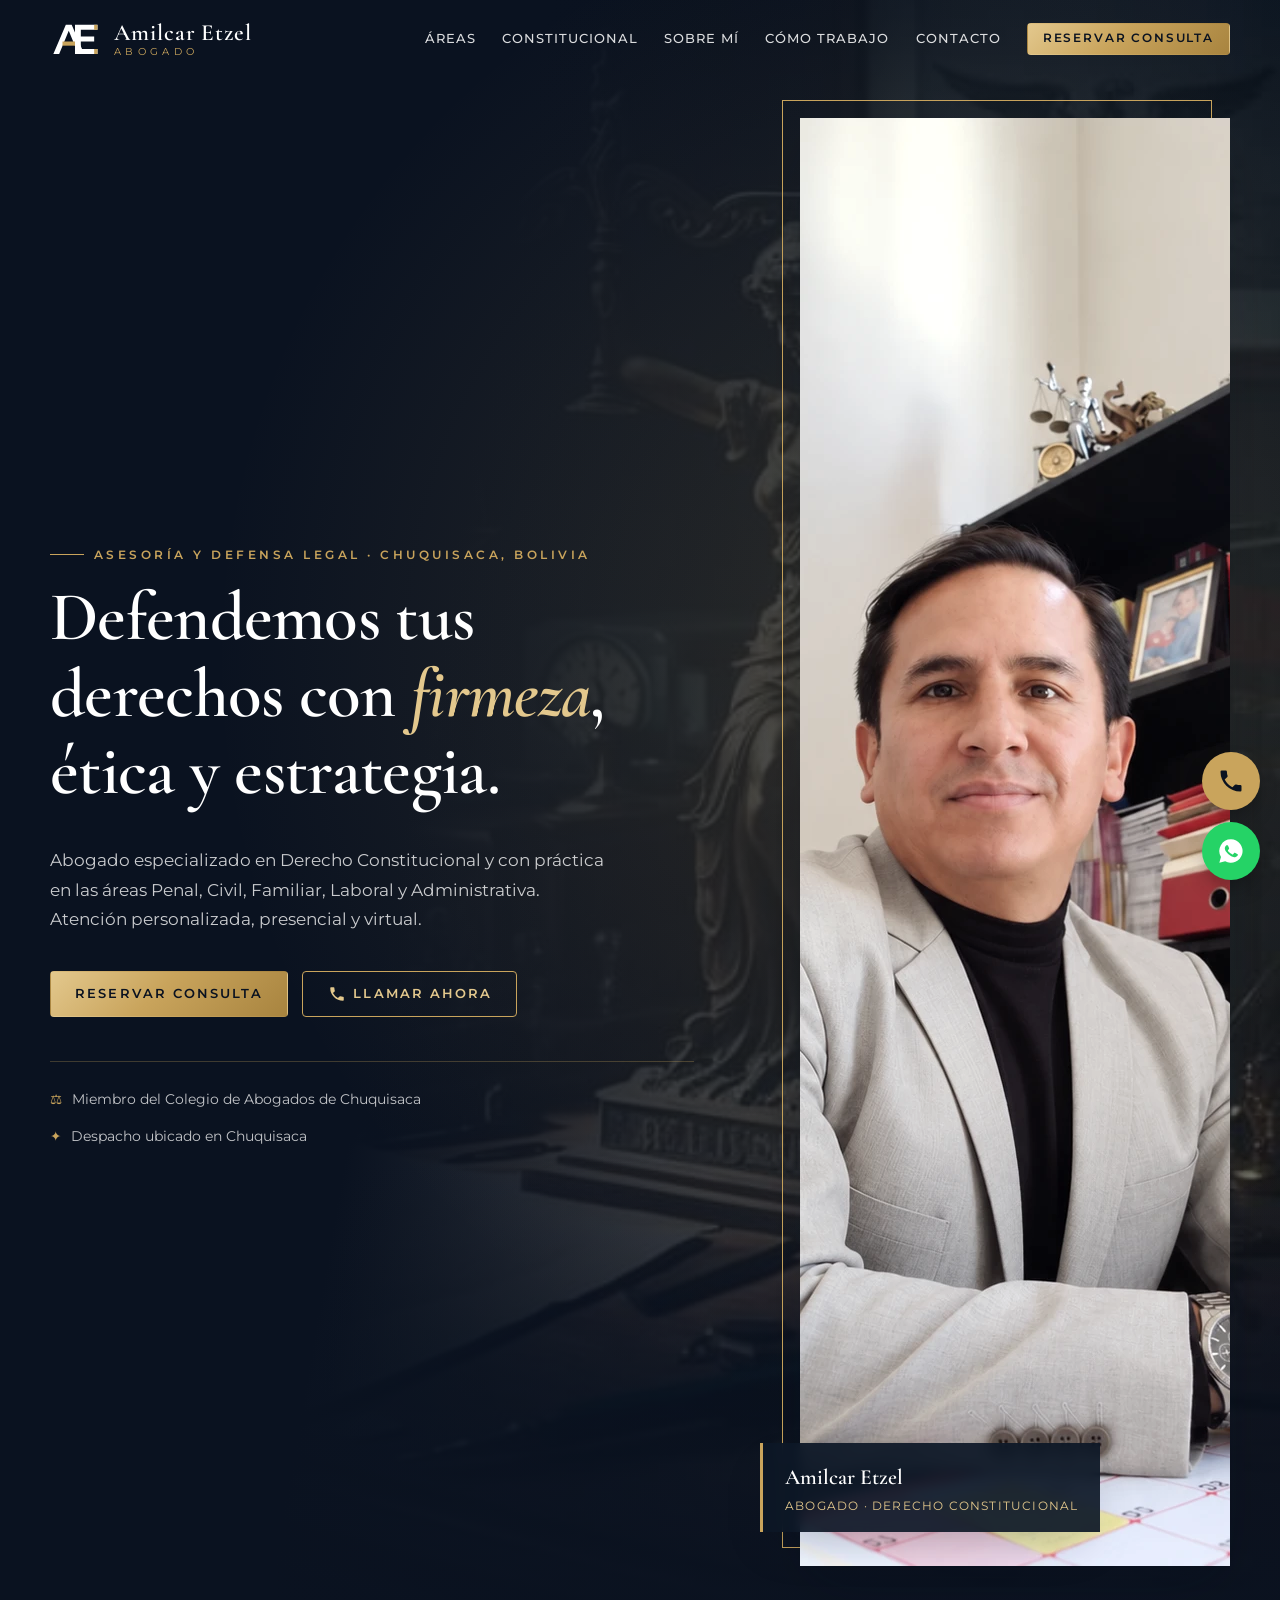
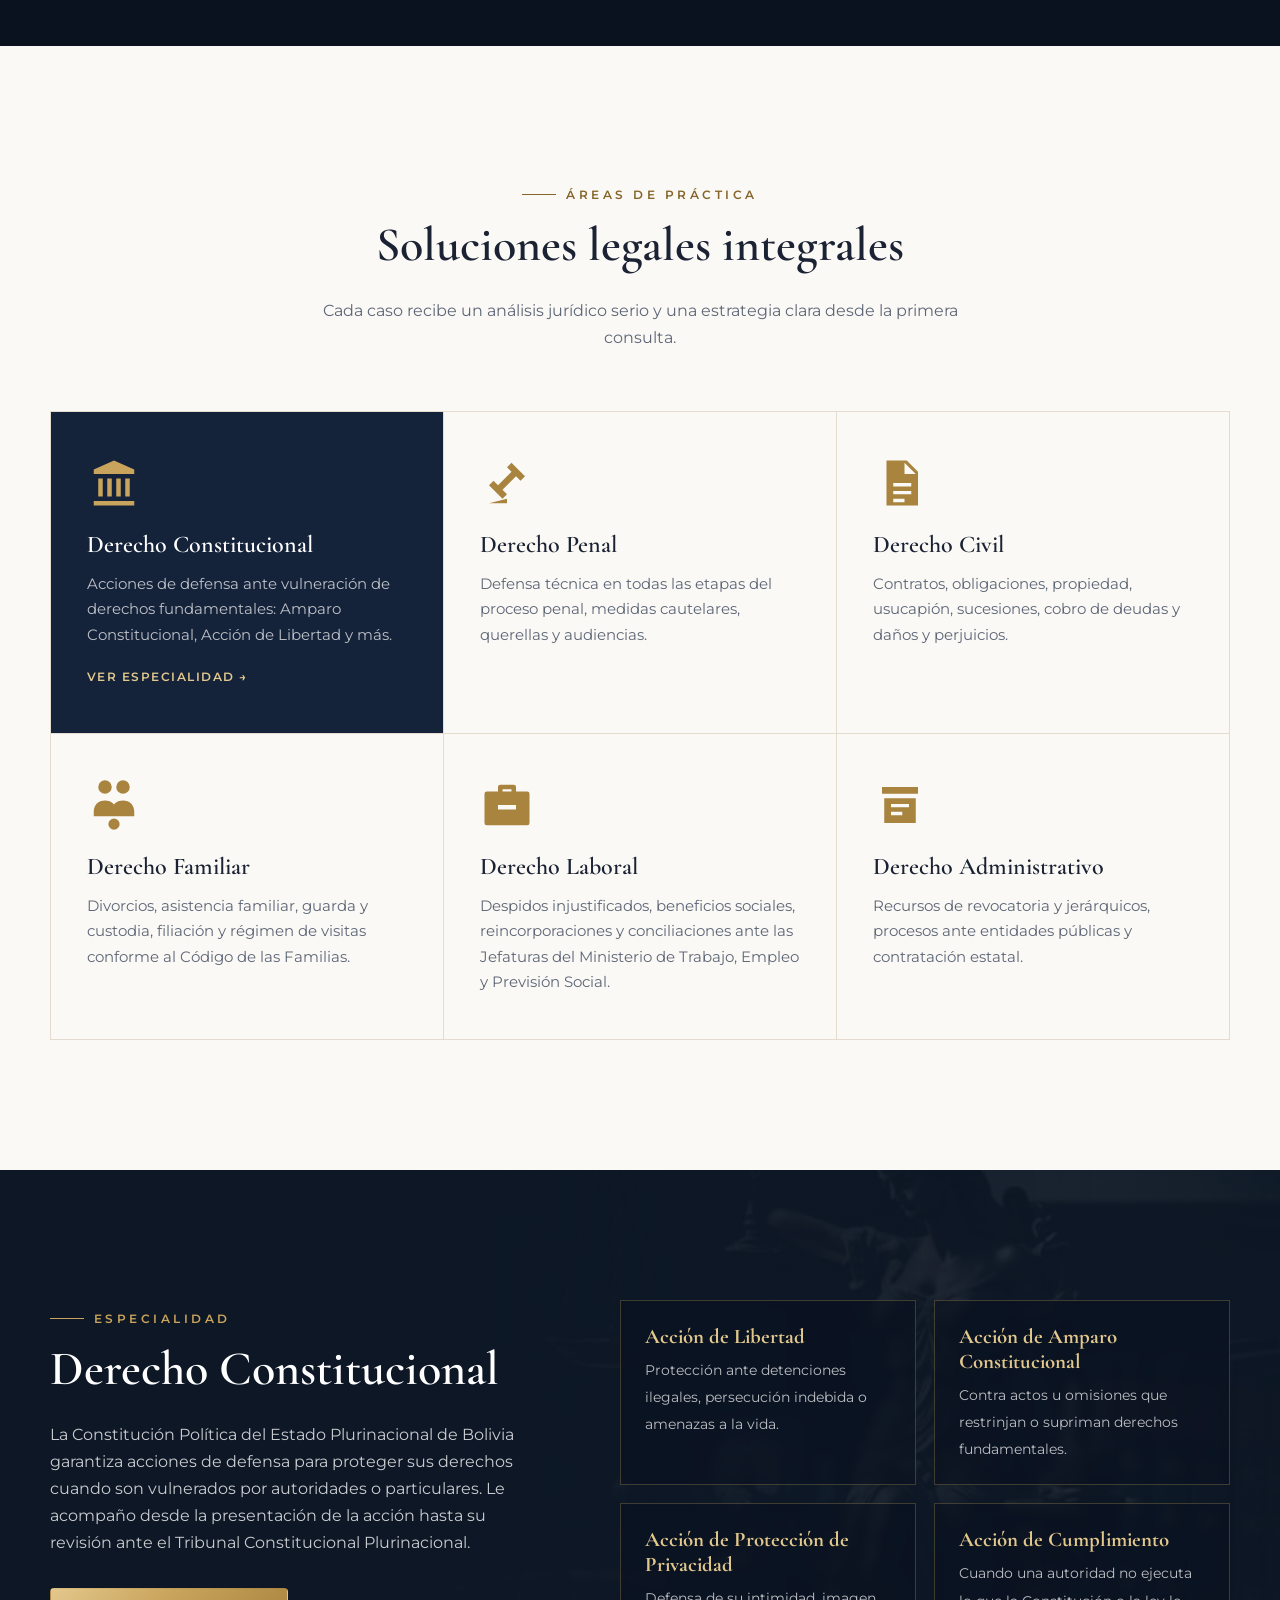
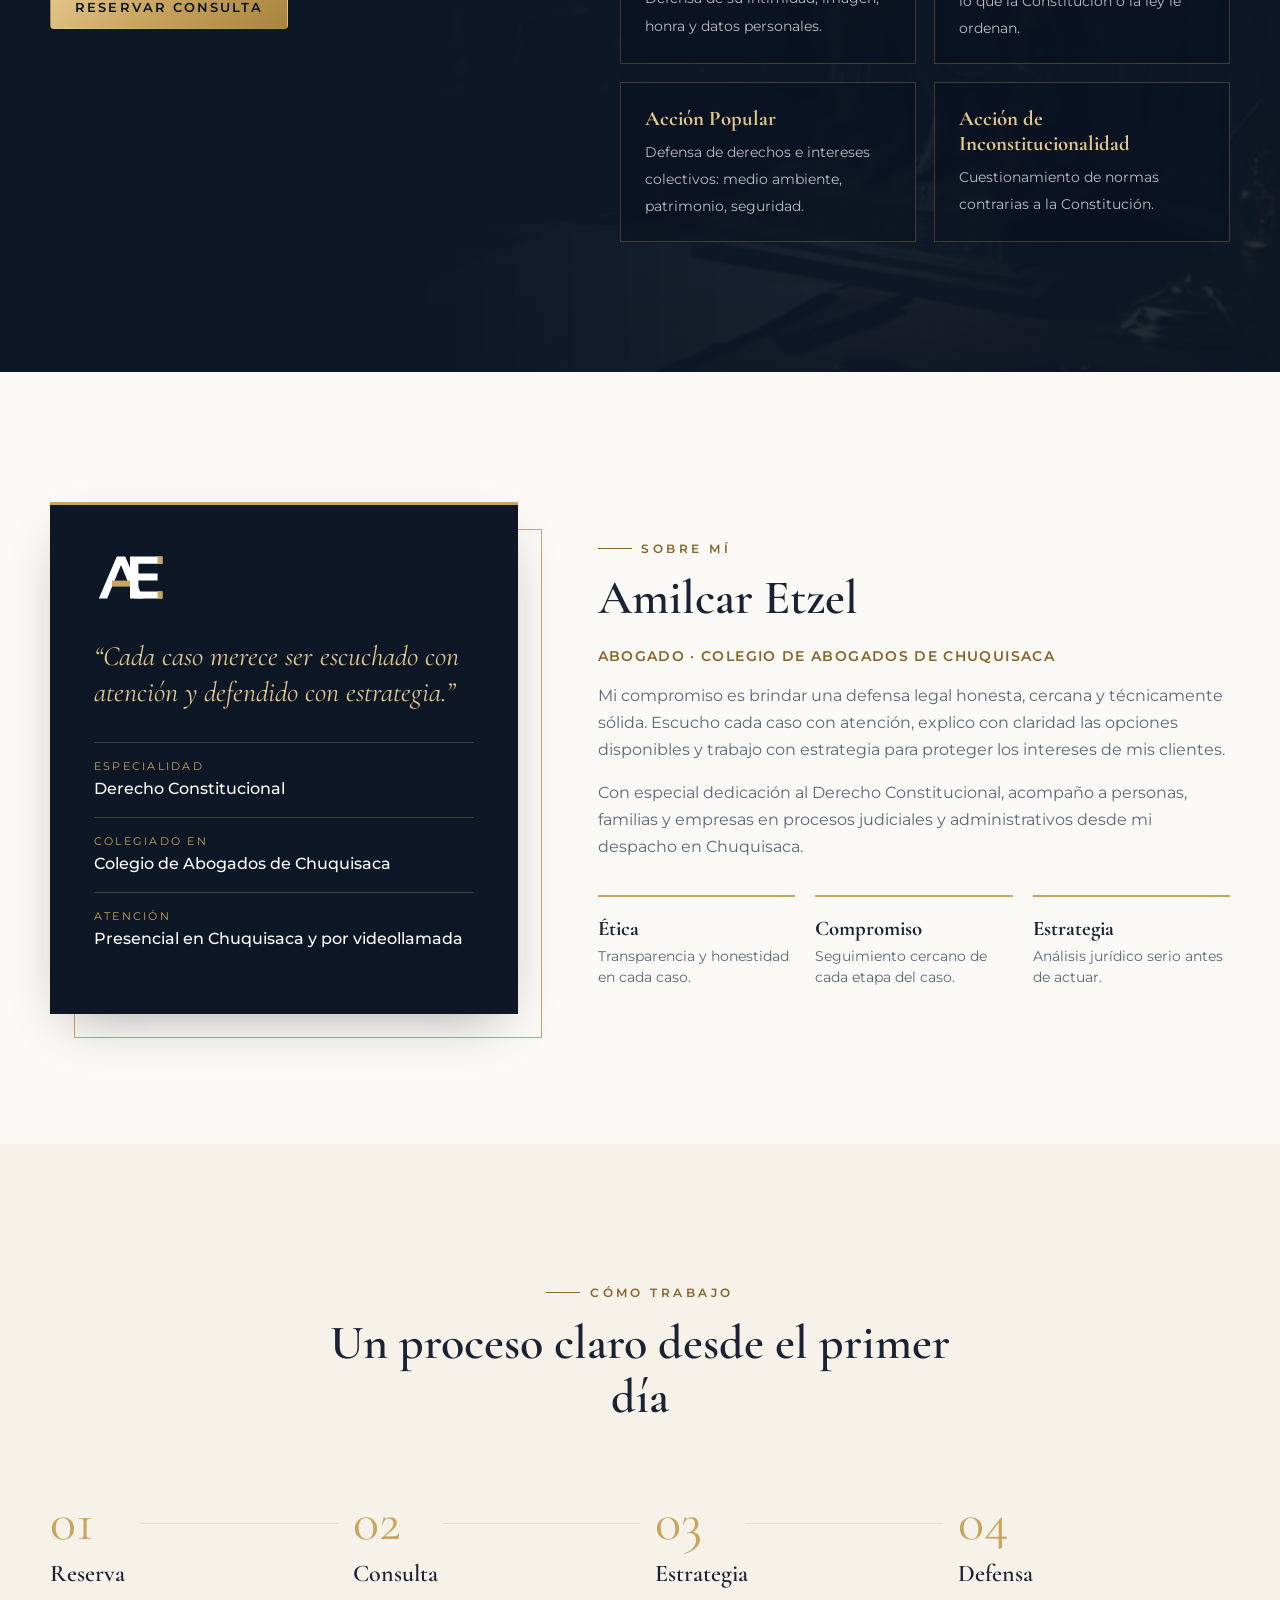
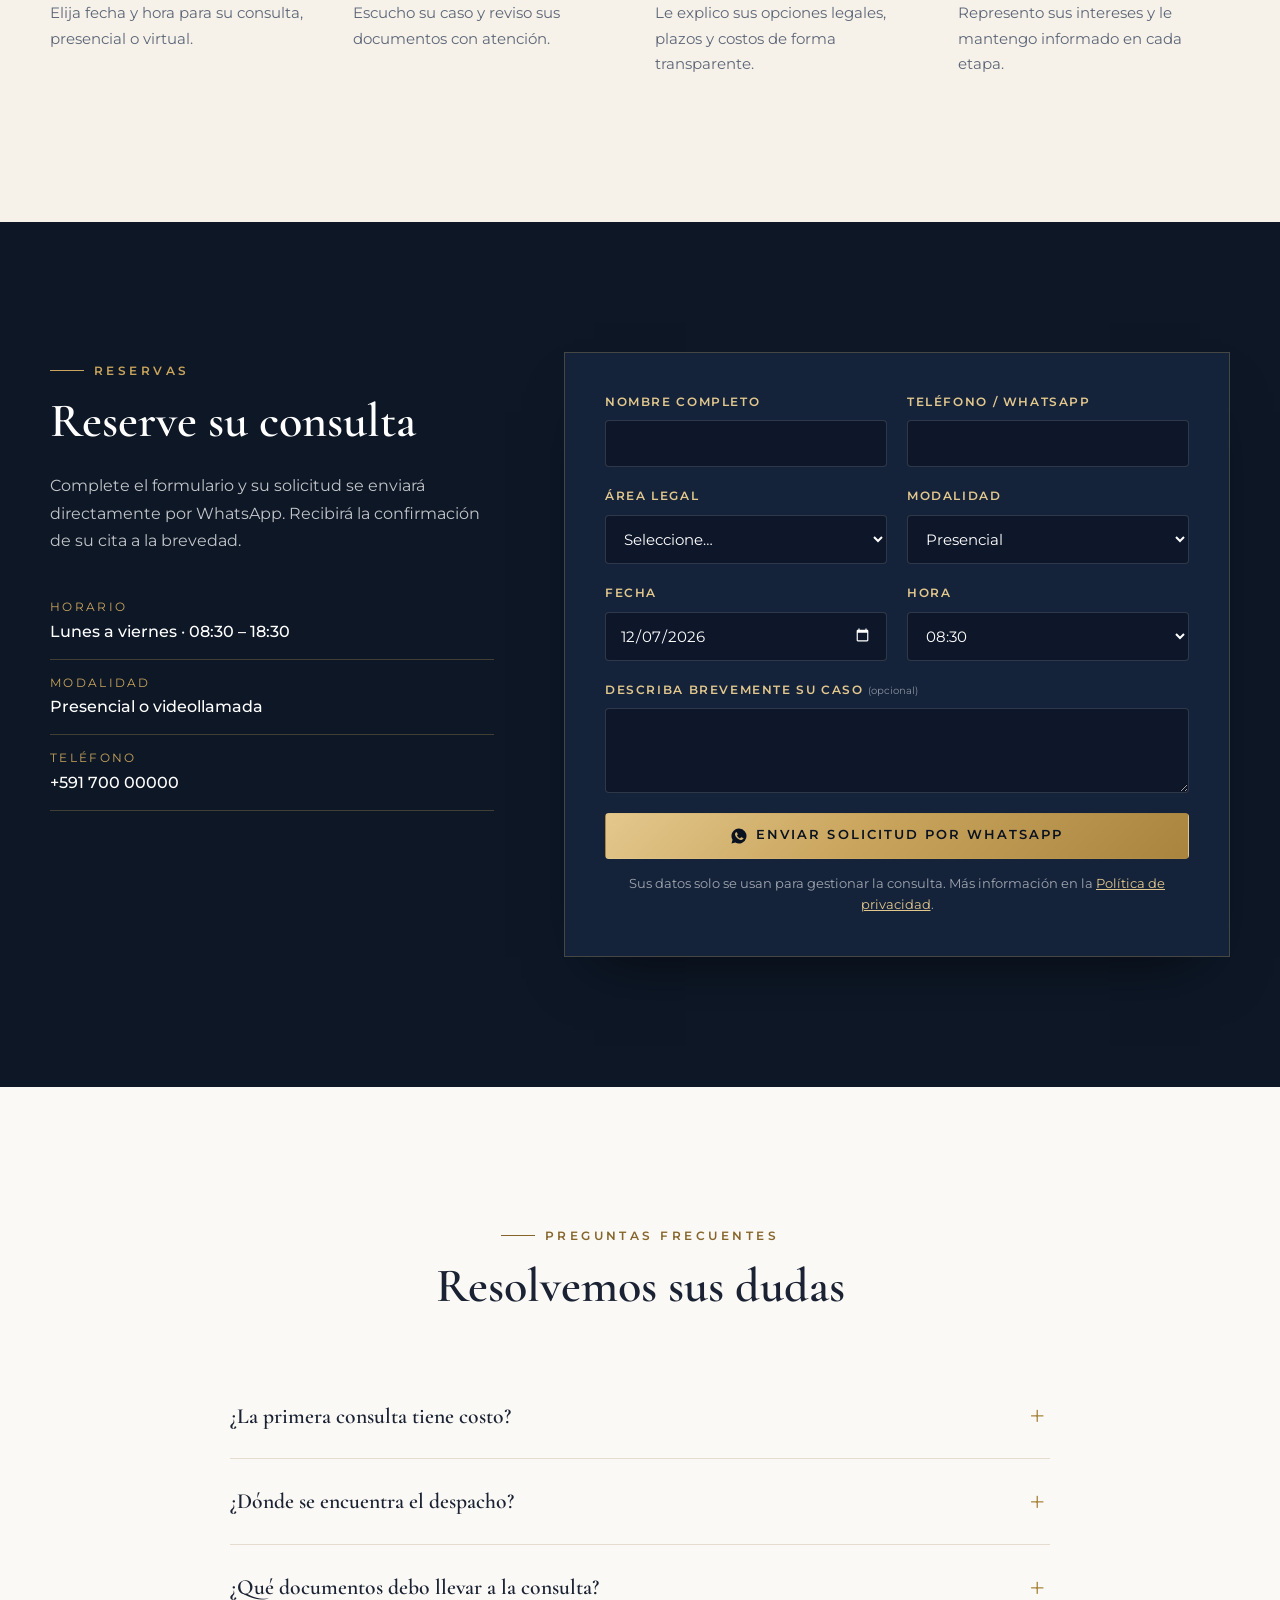
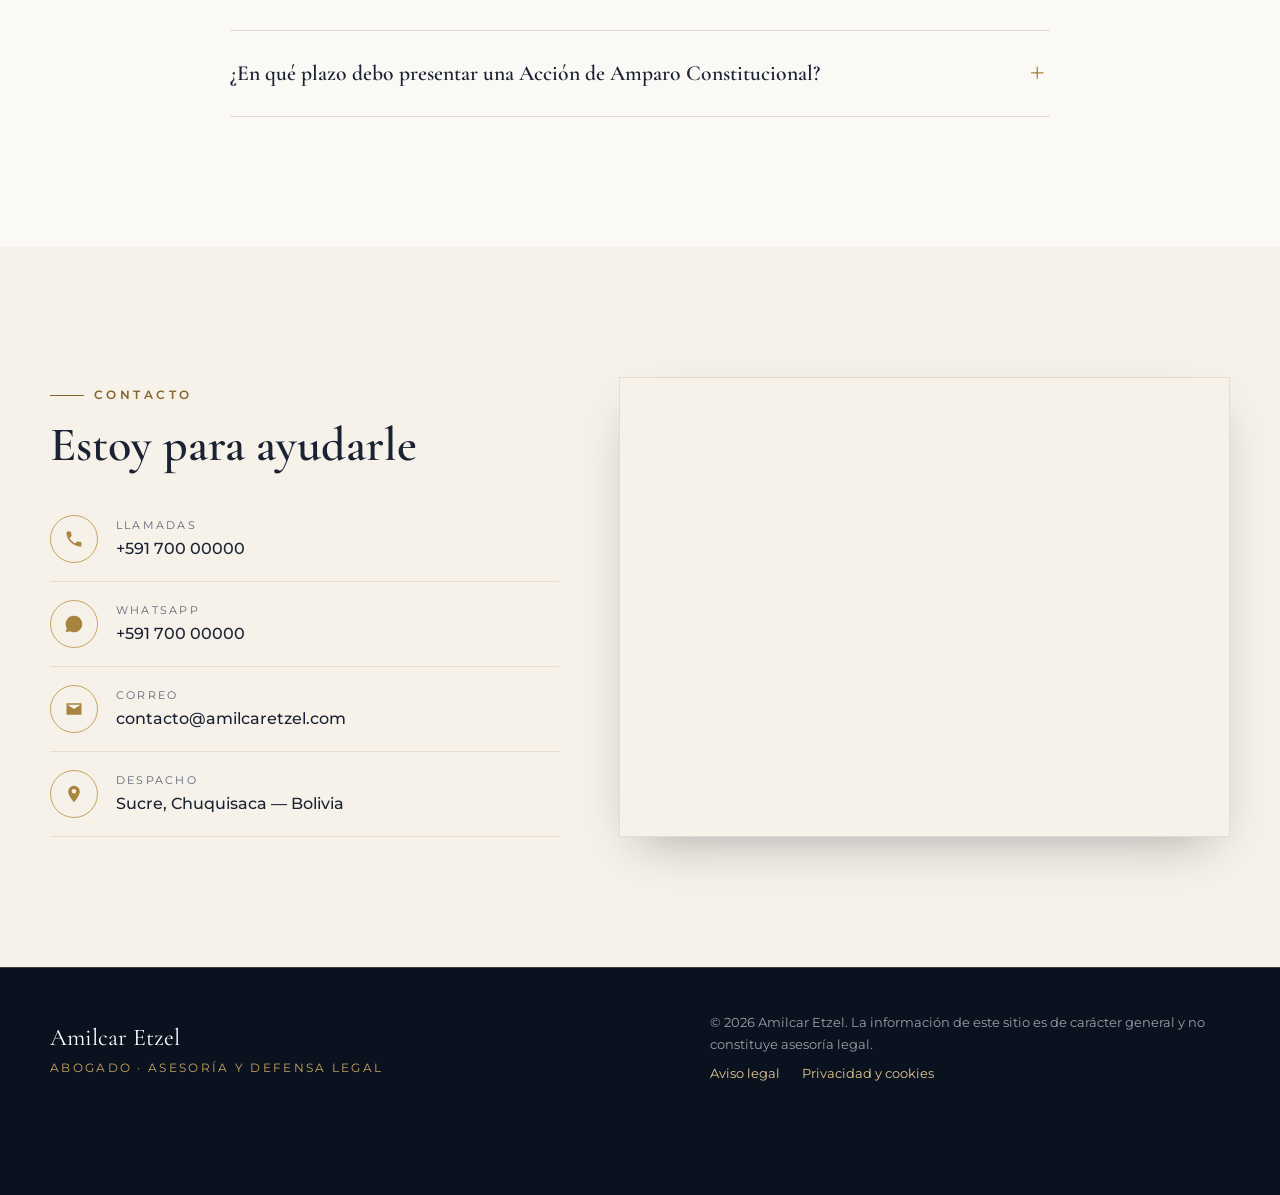
<file: index.html>
<!DOCTYPE html>
<html lang="es">
<head>
  <meta charset="UTF-8" />
  <meta name="viewport" content="width=device-width, initial-scale=1.0" />
  <title>Amilcar Etzel | Abogado · Asesoría y Defensa Legal en Chuquisaca, Bolivia</title>
  <meta name="description" content="Abogado Amilcar Etzel. Asesoría y defensa legal en Derecho Constitucional, Penal, Civil, Familiar, Laboral y Administrativo en Chuquisaca, Bolivia. Reserve su consulta." />
  <link rel="canonical" href="https://ryancloudops.github.io/web-abogado/" />
  <meta property="og:type" content="website" />
  <meta property="og:locale" content="es_BO" />
  <meta property="og:site_name" content="Amilcar Etzel · Abogado" />
  <meta property="og:url" content="https://ryancloudops.github.io/web-abogado/" />
  <meta property="og:title" content="Amilcar Etzel | Abogado en Chuquisaca" />
  <meta property="og:description" content="Asesoría y defensa legal. Derecho Constitucional, Penal, Civil, Familiar, Laboral y Administrativo." />
  <meta property="og:image" content="https://ryancloudops.github.io/web-abogado/assets/img/og-image.jpg" />
  <meta property="og:image:width" content="1200" />
  <meta property="og:image:height" content="630" />
  <meta name="twitter:card" content="summary_large_image" />
  <meta name="theme-color" content="#0d1726" />
  <link rel="icon" href="assets/img/favicon.svg" type="image/svg+xml" />
  <link rel="apple-touch-icon" href="assets/img/apple-touch-icon.png" />
  <link rel="preconnect" href="https://fonts.googleapis.com" />
  <link rel="preconnect" href="https://fonts.gstatic.com" crossorigin />
  <link href="https://fonts.googleapis.com/css2?family=Cormorant+Garamond:wght@500;600;700&family=Montserrat:wght@300;400;500;600&display=swap" rel="stylesheet" />
  <link rel="stylesheet" href="styles.css" />
</head>
<body data-page="home">

  <!-- ============ HEADER ============ -->
  <header class="header" id="header">
    <div class="container header__inner">
      <a href="#inicio" class="brand" aria-label="Amilcar Etzel, inicio">
        <svg class="brand__mark" viewBox="0 0 120 80" aria-hidden="true">
          <path d="M8 76 L38 6 L52 6 L82 76 L68 76 L45 20 L22 76 Z" fill="currentColor"/>
          <rect x="30" y="46" width="30" height="10" fill="var(--gold)"/>
          <path d="M60 6 H114 V18 H74 V34 H106 V46 H74 V64 H114 V76 H60 Z" fill="currentColor"/>
          <rect x="106" y="6" width="8" height="12" fill="var(--gold)"/>
          <rect x="106" y="64" width="8" height="12" fill="var(--gold)"/>
        </svg>
        <span class="brand__text">
          <span class="brand__name">Amilcar Etzel</span>
          <span class="brand__tag">Abogado</span>
        </span>
      </a>

      <nav class="nav" id="nav" aria-label="Principal">
        <a href="#areas">Áreas</a>
        <a href="#constitucional">Constitucional</a>
        <a href="#sobre-mi">Sobre mí</a>
        <a href="#proceso">Cómo trabajo</a>
        <a href="#contacto">Contacto</a>
        <a href="#reservas" class="btn btn--gold btn--sm">Reservar consulta</a>
      </nav>

      <a class="header__call" data-tel aria-label="Llamar">
        <svg viewBox="0 0 24 24" aria-hidden="true"><path d="M6.6 10.8a15.1 15.1 0 0 0 6.6 6.6l2.2-2.2a1 1 0 0 1 1-.25 11.4 11.4 0 0 0 3.6.57 1 1 0 0 1 1 1V20a1 1 0 0 1-1 1A17 17 0 0 1 3 4a1 1 0 0 1 1-1h3.5a1 1 0 0 1 1 1c0 1.25.2 2.45.57 3.57a1 1 0 0 1-.25 1z"/></svg>
        <span data-phone-text>Llamar</span>
      </a>

      <button class="nav-toggle" id="navToggle" aria-label="Abrir menú" aria-expanded="false" aria-controls="nav">
        <span></span><span></span><span></span>
      </button>
    </div>
  </header>

  <main>
    <!-- ============ HERO ============ -->
    <section class="hero" id="inicio">
      <div class="hero__bg" aria-hidden="true"></div>
      <div class="container hero__inner">
        <div class="hero__copy reveal">
          <p class="eyebrow">Asesoría y Defensa Legal · Chuquisaca, Bolivia</p>
          <h1>Defendemos tus derechos con <em>firmeza</em>, ética y estrategia.</h1>
          <p class="hero__lead">
            Abogado especializado en Derecho Constitucional y con práctica en las áreas Penal, Civil,
            Familiar, Laboral y Administrativa. Atención personalizada, presencial y virtual.
          </p>
          <div class="hero__actions">
            <a href="#reservas" class="btn btn--gold">Reservar consulta</a>
            <a class="btn btn--ghost" data-tel>
              <svg viewBox="0 0 24 24" aria-hidden="true"><path d="M6.6 10.8a15.1 15.1 0 0 0 6.6 6.6l2.2-2.2a1 1 0 0 1 1-.25 11.4 11.4 0 0 0 3.6.57 1 1 0 0 1 1 1V20a1 1 0 0 1-1 1A17 17 0 0 1 3 4a1 1 0 0 1 1-1h3.5a1 1 0 0 1 1 1c0 1.25.2 2.45.57 3.57a1 1 0 0 1-.25 1z"/></svg>
              Llamar ahora
            </a>
          </div>
          <ul class="hero__badges">
            <li><span>⚖</span> Miembro del Colegio de Abogados de Chuquisaca</li>
            <li><span>✦</span> Despacho ubicado en Chuquisaca</li>
          </ul>
        </div>

        <div class="hero__photo reveal">
          <div class="hero__frame">
            <img src="assets/img/amilcar-despacho.webp" alt="Abogado Amilcar Etzel en su despacho" width="1086" height="1448" fetchpriority="high" />
          </div>
          <div class="hero__card">
            <strong>Amilcar Etzel</strong>
            <span>Abogado · Derecho Constitucional</span>
          </div>
        </div>
      </div>
    </section>

    <!-- ============ ÁREAS ============ -->
    <section class="section" id="areas">
      <div class="container">
        <header class="section__head reveal">
          <p class="eyebrow">Áreas de práctica</p>
          <h2>Soluciones legales integrales</h2>
          <p>Cada caso recibe un análisis jurídico serio y una estrategia clara desde la primera consulta.</p>
        </header>

        <div class="areas">
          <article class="area area--featured reveal">
            <div class="area__icon">
              <svg viewBox="0 0 48 48" aria-hidden="true"><path d="M24 4 6 12v4h36v-4L24 4Zm-14 16v16h4V20h-4Zm8 0v16h4V20h-4Zm8 0v16h4V20h-4Zm8 0v16h4V20h-4ZM6 40v4h36v-4H6Z"/></svg>
            </div>
            <h3>Derecho Constitucional</h3>
            <p>Acciones de defensa ante vulneración de derechos fundamentales: Amparo Constitucional, Acción de Libertad y más.</p>
            <a href="#constitucional" class="area__link">Ver especialidad →</a>
          </article>

          <article class="area reveal">
            <div class="area__icon">
              <svg viewBox="0 0 48 48" aria-hidden="true"><path d="m28 6-4 4 4 4-12 12-4-4-4 4 12 12 4-4-4-4 12-12 4 4 4-4L28 6Zm-4 32L8 42h16v-4Z"/></svg>
            </div>
            <h3>Derecho Penal</h3>
            <p>Defensa técnica en todas las etapas del proceso penal, medidas cautelares, querellas y audiencias.</p>
          </article>

          <article class="area reveal">
            <div class="area__icon">
              <svg viewBox="0 0 48 48" aria-hidden="true"><path d="M12 4h18l10 10v30H12V4Zm16 2v10h10M18 24h16v3H18v-3Zm0 7h16v3H18v-3Zm0 7h10v3H18v-3Z" fill-rule="evenodd"/></svg>
            </div>
            <h3>Derecho Civil</h3>
            <p>Contratos, obligaciones, propiedad, usucapión, sucesiones, cobro de deudas y daños y perjuicios.</p>
          </article>

          <article class="area reveal">
            <div class="area__icon">
              <svg viewBox="0 0 48 48" aria-hidden="true"><path d="M16 14a6 6 0 1 1 0-12 6 6 0 0 1 0 12Zm16 0a6 6 0 1 1 0-12 6 6 0 0 1 0 12ZM6 30c0-6 4-10 10-10s10 4 10 10v4H6v-4Zm16 0c0-6 4-10 10-10s10 4 10 10v4H22v-4Zm2 6a5 5 0 1 1 0 10 5 5 0 0 1 0-10Z"/></svg>
            </div>
            <h3>Derecho Familiar</h3>
            <p>Divorcios, asistencia familiar, guarda y custodia, filiación y régimen de visitas conforme al Código de las Familias.</p>
          </article>

          <article class="area reveal">
            <div class="area__icon">
              <svg viewBox="0 0 48 48" aria-hidden="true"><path d="M18 6h12a2 2 0 0 1 2 2v4h10a2 2 0 0 1 2 2v26a2 2 0 0 1-2 2H6a2 2 0 0 1-2-2V14a2 2 0 0 1 2-2h10V8a2 2 0 0 1 2-2Zm2 6h8V10h-8v2Zm-4 12v4h16v-4H16Z"/></svg>
            </div>
            <h3>Derecho Laboral</h3>
            <p>Despidos injustificados, beneficios sociales, reincorporaciones y conciliaciones ante las Jefaturas del Ministerio de Trabajo, Empleo y Previsión Social.</p>
          </article>

          <article class="area reveal">
            <div class="area__icon">
              <svg viewBox="0 0 48 48" aria-hidden="true"><path d="M8 8h32v6H8V8Zm2 10h28v22H10V18Zm6 5v3h16v-3H16Zm0 7v3h10v-3H16Z"/></svg>
            </div>
            <h3>Derecho Administrativo</h3>
            <p>Recursos de revocatoria y jerárquicos, procesos ante entidades públicas y contratación estatal.</p>
          </article>
        </div>
      </div>
    </section>

    <!-- ============ CONSTITUCIONAL ============ -->
    <section class="section section--dark constitucional" id="constitucional">
      <div class="constitucional__bg" aria-hidden="true"></div>
      <div class="container constitucional__inner">
        <div class="constitucional__copy reveal">
          <p class="eyebrow">Especialidad</p>
          <h2>Derecho Constitucional</h2>
          <p>
            La Constitución Política del Estado Plurinacional de Bolivia garantiza acciones de defensa
            para proteger sus derechos cuando son vulnerados por autoridades o particulares.
            Le acompaño desde la presentación de la acción hasta su revisión ante el
            Tribunal Constitucional Plurinacional.
          </p>
          <a href="#reservas" class="btn btn--gold">Reservar consulta</a>
        </div>

        <ul class="acciones reveal">
          <li><strong>Acción de Libertad</strong><span>Protección ante detenciones ilegales, persecución indebida o amenazas a la vida.</span></li>
          <li><strong>Acción de Amparo Constitucional</strong><span>Contra actos u omisiones que restrinjan o supriman derechos fundamentales.</span></li>
          <li><strong>Acción de Protección de Privacidad</strong><span>Defensa de su intimidad, imagen, honra y datos personales.</span></li>
          <li><strong>Acción de Cumplimiento</strong><span>Cuando una autoridad no ejecuta lo que la Constitución o la ley le ordenan.</span></li>
          <li><strong>Acción Popular</strong><span>Defensa de derechos e intereses colectivos: medio ambiente, patrimonio, seguridad.</span></li>
          <li><strong>Acción de Inconstitucionalidad</strong><span>Cuestionamiento de normas contrarias a la Constitución.</span></li>
        </ul>
      </div>
    </section>

    <!-- ============ SOBRE MÍ ============ -->
    <section class="section" id="sobre-mi">
      <div class="container about">
        <aside class="about__card reveal">
          <svg class="about__mark" viewBox="0 0 120 80" aria-hidden="true">
            <path d="M8 76 L38 6 L52 6 L82 76 L68 76 L45 20 L22 76 Z" fill="currentColor"/>
            <rect x="30" y="46" width="30" height="10" fill="var(--gold)"/>
            <path d="M60 6 H114 V18 H74 V34 H106 V46 H74 V64 H114 V76 H60 Z" fill="currentColor"/>
            <rect x="106" y="6" width="8" height="12" fill="var(--gold)"/>
            <rect x="106" y="64" width="8" height="12" fill="var(--gold)"/>
          </svg>
          <blockquote class="about__quote">
            “Cada caso merece ser escuchado con atención y defendido con estrategia.”
          </blockquote>
          <ul class="about__facts">
            <li><span>Especialidad</span><strong>Derecho Constitucional</strong></li>
            <li><span>Colegiado en</span><strong>Colegio de Abogados de Chuquisaca</strong></li>
            <li><span>Atención</span><strong>Presencial en Chuquisaca y por videollamada</strong></li>
          </ul>
        </aside>
        <div class="about__copy reveal">
          <p class="eyebrow">Sobre mí</p>
          <h2>Amilcar Etzel</h2>
          <p class="about__role">Abogado · Colegio de Abogados de Chuquisaca</p>
          <p>
            Mi compromiso es brindar una defensa legal honesta, cercana y técnicamente sólida.
            Escucho cada caso con atención, explico con claridad las opciones disponibles y
            trabajo con estrategia para proteger los intereses de mis clientes.
          </p>
          <p>
            Con especial dedicación al Derecho Constitucional, acompaño a personas, familias y
            empresas en procesos judiciales y administrativos desde mi despacho en Chuquisaca.
          </p>
          <ul class="values">
            <li><strong>Ética</strong><span>Transparencia y honestidad en cada caso.</span></li>
            <li><strong>Compromiso</strong><span>Seguimiento cercano de cada etapa del caso.</span></li>
            <li><strong>Estrategia</strong><span>Análisis jurídico serio antes de actuar.</span></li>
          </ul>
        </div>
      </div>
    </section>

    <!-- ============ PROCESO ============ -->
    <section class="section section--ivory" id="proceso">
      <div class="container">
        <header class="section__head reveal">
          <p class="eyebrow">Cómo trabajo</p>
          <h2>Un proceso claro desde el primer día</h2>
        </header>
        <ol class="steps">
          <li class="reveal"><span class="steps__n">01</span><h3>Reserva</h3><p>Elija fecha y hora para su consulta, presencial o virtual.</p></li>
          <li class="reveal"><span class="steps__n">02</span><h3>Consulta</h3><p>Escucho su caso y reviso sus documentos con atención.</p></li>
          <li class="reveal"><span class="steps__n">03</span><h3>Estrategia</h3><p>Le explico sus opciones legales, plazos y costos de forma transparente.</p></li>
          <li class="reveal"><span class="steps__n">04</span><h3>Defensa</h3><p>Represento sus intereses y le mantengo informado en cada etapa.</p></li>
        </ol>
      </div>
    </section>

    <!-- ============ RESERVAS ============ -->
    <section class="section section--dark" id="reservas">
      <div class="container booking">
        <div class="booking__intro reveal">
          <p class="eyebrow">Reservas</p>
          <h2>Reserve su consulta</h2>
          <p>Complete el formulario y su solicitud se enviará directamente por WhatsApp. Recibirá la confirmación de su cita a la brevedad.</p>
          <ul class="booking__info">
            <li><span>Horario</span><strong data-hours>Lunes a viernes · 08:30 – 18:30</strong></li>
            <li><span>Modalidad</span><strong>Presencial o videollamada</strong></li>
            <li><span>Teléfono</span><a data-tel><strong data-phone-text>—</strong></a></li>
          </ul>
        </div>

        <form class="booking__form reveal" id="bookingForm" novalidate>
          <div class="field">
            <label for="nombre">Nombre completo</label>
            <input id="nombre" name="nombre" type="text" autocomplete="name" required />
          </div>
          <div class="field">
            <label for="telefono">Teléfono / WhatsApp</label>
            <input id="telefono" name="telefono" type="tel" autocomplete="tel" required />
          </div>
          <div class="field">
            <label for="area">Área legal</label>
            <select id="area" name="area" required>
              <option value="">Seleccione…</option>
              <option>Derecho Constitucional</option>
              <option>Derecho Penal</option>
              <option>Derecho Civil</option>
              <option>Derecho Familiar</option>
              <option>Derecho Laboral</option>
              <option>Derecho Administrativo</option>
              <option>Otro / No estoy seguro</option>
            </select>
          </div>
          <div class="field">
            <label for="modalidad">Modalidad</label>
            <select id="modalidad" name="modalidad" required>
              <option>Presencial</option>
              <option>Videollamada</option>
            </select>
          </div>
          <div class="field">
            <label for="fecha">Fecha</label>
            <input id="fecha" name="fecha" type="date" required />
          </div>
          <div class="field">
            <label for="hora">Hora</label>
            <select id="hora" name="hora" required></select>
          </div>
          <div class="field field--full">
            <label for="mensaje">Describa brevemente su caso <small>(opcional)</small></label>
            <textarea id="mensaje" name="mensaje" rows="3"></textarea>
          </div>
          <p class="form__error" id="formError" role="alert" hidden></p>
          <button type="submit" class="btn btn--gold btn--block">
            <svg viewBox="0 0 24 24" aria-hidden="true"><path d="M12 2a10 10 0 0 0-8.6 15.1L2 22l5-1.3A10 10 0 1 0 12 2Zm5.3 14.1c-.2.6-1.3 1.2-1.8 1.2-.5.1-1 .1-3.3-.8a11.7 11.7 0 0 1-4.5-4c-.3-.5-1-1.5-1-2.8s.7-2 1-2.3c.2-.3.5-.4.7-.4h.5c.2 0 .4 0 .6.5l.8 2c.1.2.1.4 0 .6l-.4.6-.4.4c-.1.1-.3.3-.1.6.2.3.7 1.2 1.6 1.9 1 .9 1.9 1.2 2.2 1.3.3.1.5.1.6-.1l.9-1.1c.2-.3.4-.2.7-.1l1.9.9c.3.1.5.2.5.3.1.2.1.7-.1 1.3Z"/></svg>
            Enviar solicitud por WhatsApp
          </button>
          <p class="form__note">Sus datos solo se usan para gestionar la consulta. Más información en la <a href="privacidad.html">Política de privacidad</a>.</p>
          <div class="booking__done" id="bookingDone" hidden>
            <p>✓ ¡Solicitud preparada! Si WhatsApp no se abrió, <a id="waRetry" target="_blank" rel="noopener">pulse aquí</a>.</p>
            <a id="gcalLink" class="btn btn--ghost btn--block" target="_blank" rel="noopener">Añadir la cita a mi Google Calendar</a>
          </div>
        </form>
      </div>
    </section>

    <!-- ============ FAQ ============ -->
    <section class="section" id="faq">
      <div class="container container--narrow">
        <header class="section__head reveal">
          <p class="eyebrow">Preguntas frecuentes</p>
          <h2>Resolvemos sus dudas</h2>
        </header>
        <div class="faq reveal">
          <details>
            <summary>¿La primera consulta tiene costo?</summary>
            <p>Al reservar le informaremos el costo de la consulta inicial. Siempre conocerá los honorarios antes de iniciar cualquier trámite.</p>
          </details>
          <details>
            <summary>¿Dónde se encuentra el despacho?</summary>
            <p>El despacho se ubica en Chuquisaca. Si no puede asistir en persona, la consulta inicial también puede realizarse por videollamada.</p>
          </details>
          <details>
            <summary>¿Qué documentos debo llevar a la consulta?</summary>
            <p>Su documento de identidad y cualquier documento relacionado con el caso: notificaciones, contratos, resoluciones o denuncias.</p>
          </details>
          <details>
            <summary>¿En qué plazo debo presentar una Acción de Amparo Constitucional?</summary>
            <p>Por regla general, dentro de los seis meses desde la vulneración del derecho o desde que se tuvo conocimiento de ella. Consulte cuanto antes para no perder plazos.</p>
          </details>
        </div>
      </div>
    </section>

    <!-- ============ CONTACTO ============ -->
    <section class="section section--ivory" id="contacto">
      <div class="container contact">
        <div class="contact__copy reveal">
          <p class="eyebrow">Contacto</p>
          <h2>Estoy para ayudarle</h2>
          <ul class="contact__list">
            <li>
              <span class="contact__ico"><svg viewBox="0 0 24 24"><path d="M6.6 10.8a15.1 15.1 0 0 0 6.6 6.6l2.2-2.2a1 1 0 0 1 1-.25 11.4 11.4 0 0 0 3.6.57 1 1 0 0 1 1 1V20a1 1 0 0 1-1 1A17 17 0 0 1 3 4a1 1 0 0 1 1-1h3.5a1 1 0 0 1 1 1c0 1.25.2 2.45.57 3.57a1 1 0 0 1-.25 1z"/></svg></span>
              <div><small>Llamadas</small><a data-tel data-phone-text>—</a></div>
            </li>
            <li>
              <span class="contact__ico"><svg viewBox="0 0 24 24"><path d="M12 2a10 10 0 0 0-8.6 15.1L2 22l5-1.3A10 10 0 1 0 12 2Z"/></svg></span>
              <div><small>WhatsApp</small><a data-wa target="_blank" rel="noopener" data-wa-text>—</a></div>
            </li>
            <li>
              <span class="contact__ico"><svg viewBox="0 0 24 24"><path d="M3 5h18v14H3V5Zm2 2v.5l7 4.5 7-4.5V7H5Z"/></svg></span>
              <div><small>Correo</small><a data-mail data-mail-text>—</a></div>
            </li>
            <li>
              <span class="contact__ico"><svg viewBox="0 0 24 24"><path d="M12 2a7 7 0 0 0-7 7c0 5 7 13 7 13s7-8 7-13a7 7 0 0 0-7-7Zm0 9.5A2.5 2.5 0 1 1 12 6a2.5 2.5 0 0 1 0 5.5Z"/></svg></span>
              <div><small>Despacho</small><span data-address>—</span></div>
            </li>
          </ul>
        </div>
        <div class="contact__map reveal">
          <iframe id="mapFrame" title="Ubicación del despacho" loading="lazy" referrerpolicy="no-referrer-when-downgrade"></iframe>
        </div>
      </div>
    </section>
  </main>

  <!-- ============ FOOTER ============ -->
  <footer class="footer">
    <div class="container footer__inner">
      <div>
        <p class="footer__brand">Amilcar Etzel</p>
        <p class="footer__tag">Abogado · Asesoría y Defensa Legal</p>
      </div>
      <div class="footer__legal">
        <p>© <span id="year"></span> Amilcar Etzel. La información de este sitio es de carácter general y no constituye asesoría legal.</p>
        <nav class="footer__links" aria-label="Información legal">
          <a href="aviso-legal.html">Aviso legal</a>
          <a href="privacidad.html">Privacidad y cookies</a>
        </nav>
      </div>
    </div>
  </footer>

  <!-- Botones flotantes -->
  <div class="fab">
    <a class="fab__btn fab__btn--call" data-tel aria-label="Llamar">
      <svg viewBox="0 0 24 24"><path d="M6.6 10.8a15.1 15.1 0 0 0 6.6 6.6l2.2-2.2a1 1 0 0 1 1-.25 11.4 11.4 0 0 0 3.6.57 1 1 0 0 1 1 1V20a1 1 0 0 1-1 1A17 17 0 0 1 3 4a1 1 0 0 1 1-1h3.5a1 1 0 0 1 1 1c0 1.25.2 2.45.57 3.57a1 1 0 0 1-.25 1z"/></svg>
    </a>
    <a class="fab__btn fab__btn--wa" data-wa target="_blank" rel="noopener" aria-label="WhatsApp">
      <svg viewBox="0 0 24 24"><path d="M12 2a10 10 0 0 0-8.6 15.1L2 22l5-1.3A10 10 0 1 0 12 2Zm5.3 14.1c-.2.6-1.3 1.2-1.8 1.2-.5.1-1 .1-3.3-.8a11.7 11.7 0 0 1-4.5-4c-.3-.5-1-1.5-1-2.8s.7-2 1-2.3c.2-.3.5-.4.7-.4h.5c.2 0 .4 0 .6.5l.8 2c.1.2.1.4 0 .6l-.4.6-.4.4c-.1.1-.3.3-.1.6.2.3.7 1.2 1.6 1.9 1 .9 1.9 1.2 2.2 1.3.3.1.5.1.6-.1l.9-1.1c.2-.3.4-.2.7-.1l1.9.9c.3.1.5.2.5.3.1.2.1.7-.1 1.3Z"/></svg>
    </a>
  </div>

  <script src="config.js"></script>
  <script src="script.js"></script>
</body>
</html>
</file>
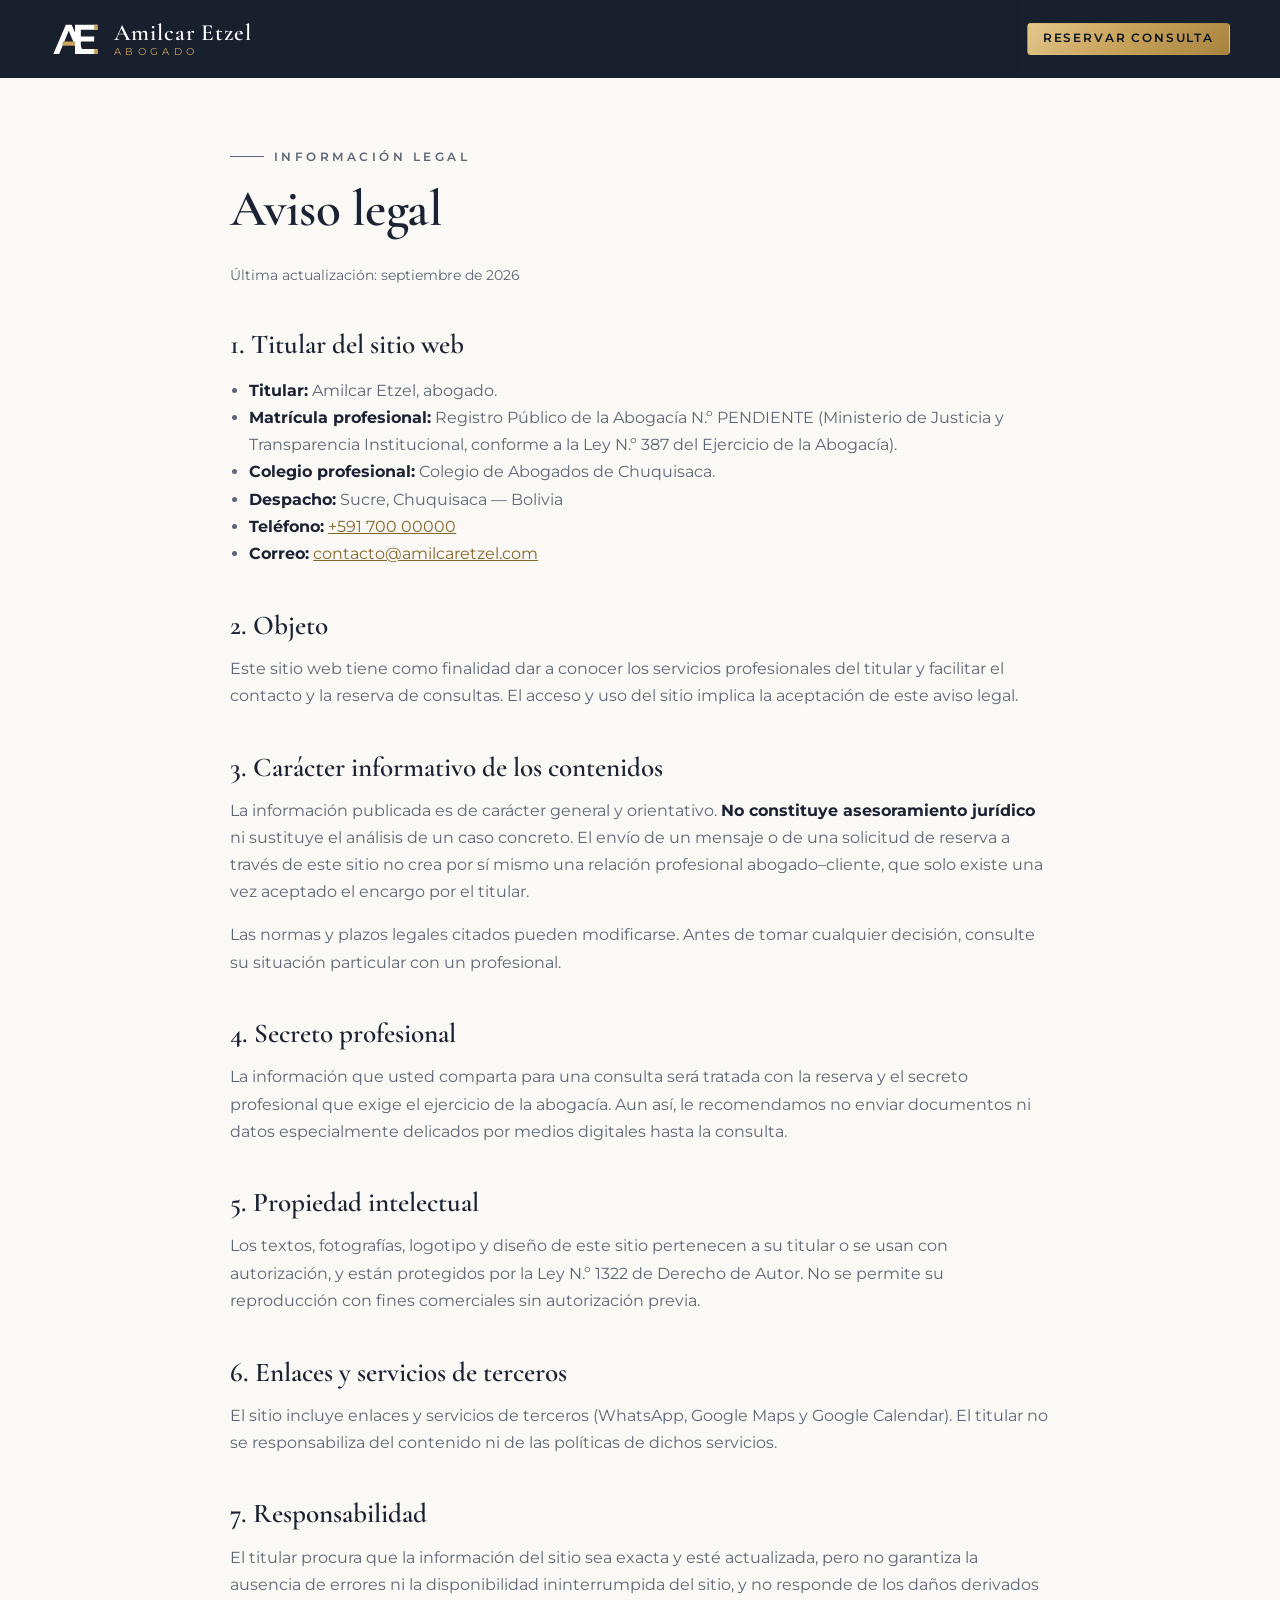
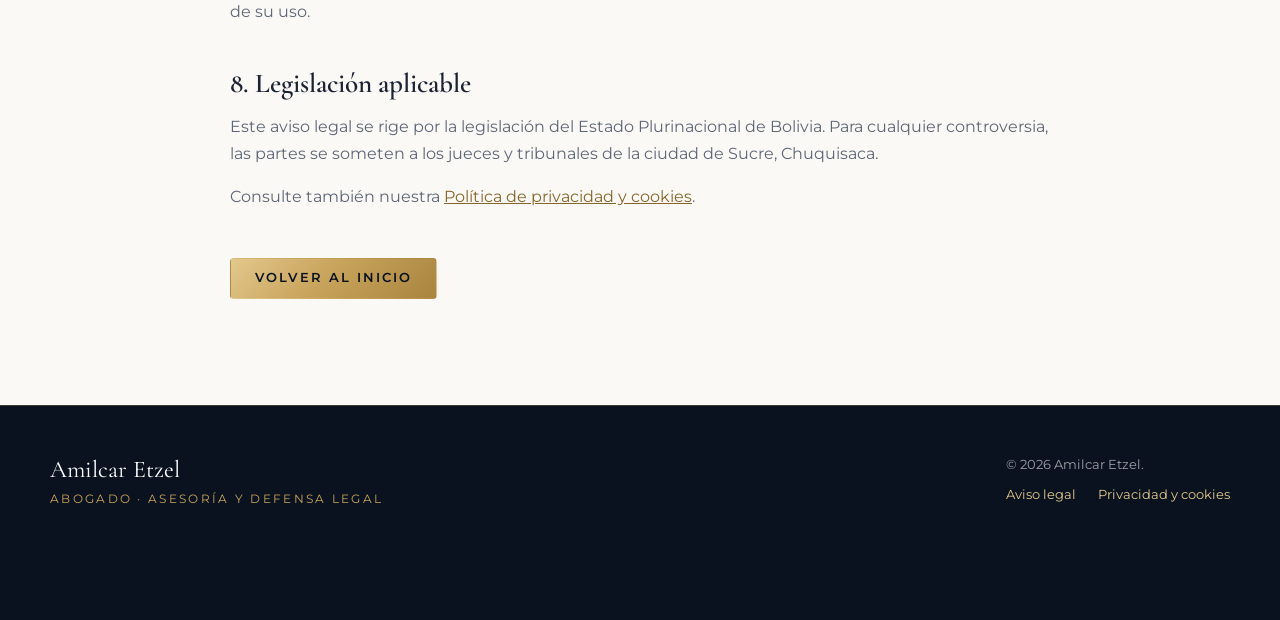
<file: aviso-legal.html>
<!DOCTYPE html>
<html lang="es">
<head>
  <meta charset="UTF-8" />
  <meta name="viewport" content="width=device-width, initial-scale=1.0" />
  <title>Aviso legal | Amilcar Etzel · Abogado</title>
  <meta name="description" content="Aviso legal del sitio web del abogado Amilcar Etzel, Chuquisaca, Bolivia." />
  <link rel="canonical" href="https://ryancloudops.github.io/web-abogado/aviso-legal.html" />
  <meta name="theme-color" content="#0d1726" />
  <link rel="icon" href="assets/img/favicon.svg" type="image/svg+xml" />
  <link rel="apple-touch-icon" href="assets/img/apple-touch-icon.png" />
  <link rel="preconnect" href="https://fonts.googleapis.com" />
  <link rel="preconnect" href="https://fonts.gstatic.com" crossorigin />
  <link href="https://fonts.googleapis.com/css2?family=Cormorant+Garamond:wght@500;600;700&family=Montserrat:wght@300;400;500;600&display=swap" rel="stylesheet" />
  <link rel="stylesheet" href="styles.css" />
</head>
<body class="page--legal">

  <header class="header" id="header">
    <div class="container header__inner">
      <a href="./" class="brand" aria-label="Amilcar Etzel, inicio">
        <svg class="brand__mark" viewBox="0 0 120 80" aria-hidden="true">
          <path d="M8 76 L38 6 L52 6 L82 76 L68 76 L45 20 L22 76 Z" fill="currentColor"/>
          <rect x="30" y="46" width="30" height="10" fill="var(--gold)"/>
          <path d="M60 6 H114 V18 H74 V34 H106 V46 H74 V64 H114 V76 H60 Z" fill="currentColor"/>
          <rect x="106" y="6" width="8" height="12" fill="var(--gold)"/>
          <rect x="106" y="64" width="8" height="12" fill="var(--gold)"/>
        </svg>
        <span class="brand__text">
          <span class="brand__name">Amilcar Etzel</span>
          <span class="brand__tag">Abogado</span>
        </span>
      </a>
      <a href="./#reservas" class="btn btn--gold btn--sm">Reservar consulta</a>
    </div>
  </header>

  <main class="page">
    <article class="container container--narrow legal">
      <p class="eyebrow">Información legal</p>
      <h1>Aviso legal</h1>
      <p class="legal__updated">Última actualización: septiembre de 2026</p>

      <h2>1. Titular del sitio web</h2>
      <ul>
        <li><strong>Titular:</strong> <span data-legal-name>Amilcar Etzel</span>, abogado.</li>
        <li><strong>Matrícula profesional:</strong> Registro Público de la Abogacía N.º <span data-registration>—</span> (Ministerio de Justicia y Transparencia Institucional, conforme a la Ley N.º 387 del Ejercicio de la Abogacía).</li>
        <li><strong>Colegio profesional:</strong> Colegio de Abogados de Chuquisaca.</li>
        <li><strong>Despacho:</strong> <span data-address>—</span></li>
        <li><strong>Teléfono:</strong> <a data-tel data-phone-text>—</a></li>
        <li><strong>Correo:</strong> <a data-mail data-mail-text>—</a></li>
      </ul>

      <h2>2. Objeto</h2>
      <p>
        Este sitio web tiene como finalidad dar a conocer los servicios profesionales del titular y facilitar
        el contacto y la reserva de consultas. El acceso y uso del sitio implica la aceptación de este aviso legal.
      </p>

      <h2>3. Carácter informativo de los contenidos</h2>
      <p>
        La información publicada es de carácter general y orientativo. <strong>No constituye asesoramiento jurídico</strong>
        ni sustituye el análisis de un caso concreto. El envío de un mensaje o de una solicitud de reserva a través
        de este sitio no crea por sí mismo una relación profesional abogado–cliente, que solo existe una vez aceptado
        el encargo por el titular.
      </p>
      <p>
        Las normas y plazos legales citados pueden modificarse. Antes de tomar cualquier decisión, consulte
        su situación particular con un profesional.
      </p>

      <h2>4. Secreto profesional</h2>
      <p>
        La información que usted comparta para una consulta será tratada con la reserva y el secreto profesional
        que exige el ejercicio de la abogacía. Aun así, le recomendamos no enviar documentos ni datos especialmente
        delicados por medios digitales hasta la consulta.
      </p>

      <h2>5. Propiedad intelectual</h2>
      <p>
        Los textos, fotografías, logotipo y diseño de este sitio pertenecen a su titular o se usan con autorización,
        y están protegidos por la Ley N.º 1322 de Derecho de Autor. No se permite su reproducción con fines comerciales
        sin autorización previa.
      </p>

      <h2>6. Enlaces y servicios de terceros</h2>
      <p>
        El sitio incluye enlaces y servicios de terceros (WhatsApp, Google Maps y Google Calendar). El titular no se
        responsabiliza del contenido ni de las políticas de dichos servicios.
      </p>

      <h2>7. Responsabilidad</h2>
      <p>
        El titular procura que la información del sitio sea exacta y esté actualizada, pero no garantiza la ausencia
        de errores ni la disponibilidad ininterrumpida del sitio, y no responde de los daños derivados de su uso.
      </p>

      <h2>8. Legislación aplicable</h2>
      <p>
        Este aviso legal se rige por la legislación del Estado Plurinacional de Bolivia. Para cualquier controversia,
        las partes se someten a los jueces y tribunales de la ciudad de Sucre, Chuquisaca.
      </p>

      <p>Consulte también nuestra <a href="privacidad.html">Política de privacidad y cookies</a>.</p>
      <p class="legal__back"><a href="./" class="btn btn--gold">Volver al inicio</a></p>
    </article>
  </main>

  <footer class="footer">
    <div class="container footer__inner">
      <div>
        <p class="footer__brand">Amilcar Etzel</p>
        <p class="footer__tag">Abogado · Asesoría y Defensa Legal</p>
      </div>
      <div class="footer__legal">
        <p>© <span id="year"></span> Amilcar Etzel.</p>
        <nav class="footer__links" aria-label="Información legal">
          <a href="aviso-legal.html">Aviso legal</a>
          <a href="privacidad.html">Privacidad y cookies</a>
        </nav>
      </div>
    </div>
  </footer>

  <script src="config.js"></script>
  <script src="script.js"></script>
</body>
</html>
</file>
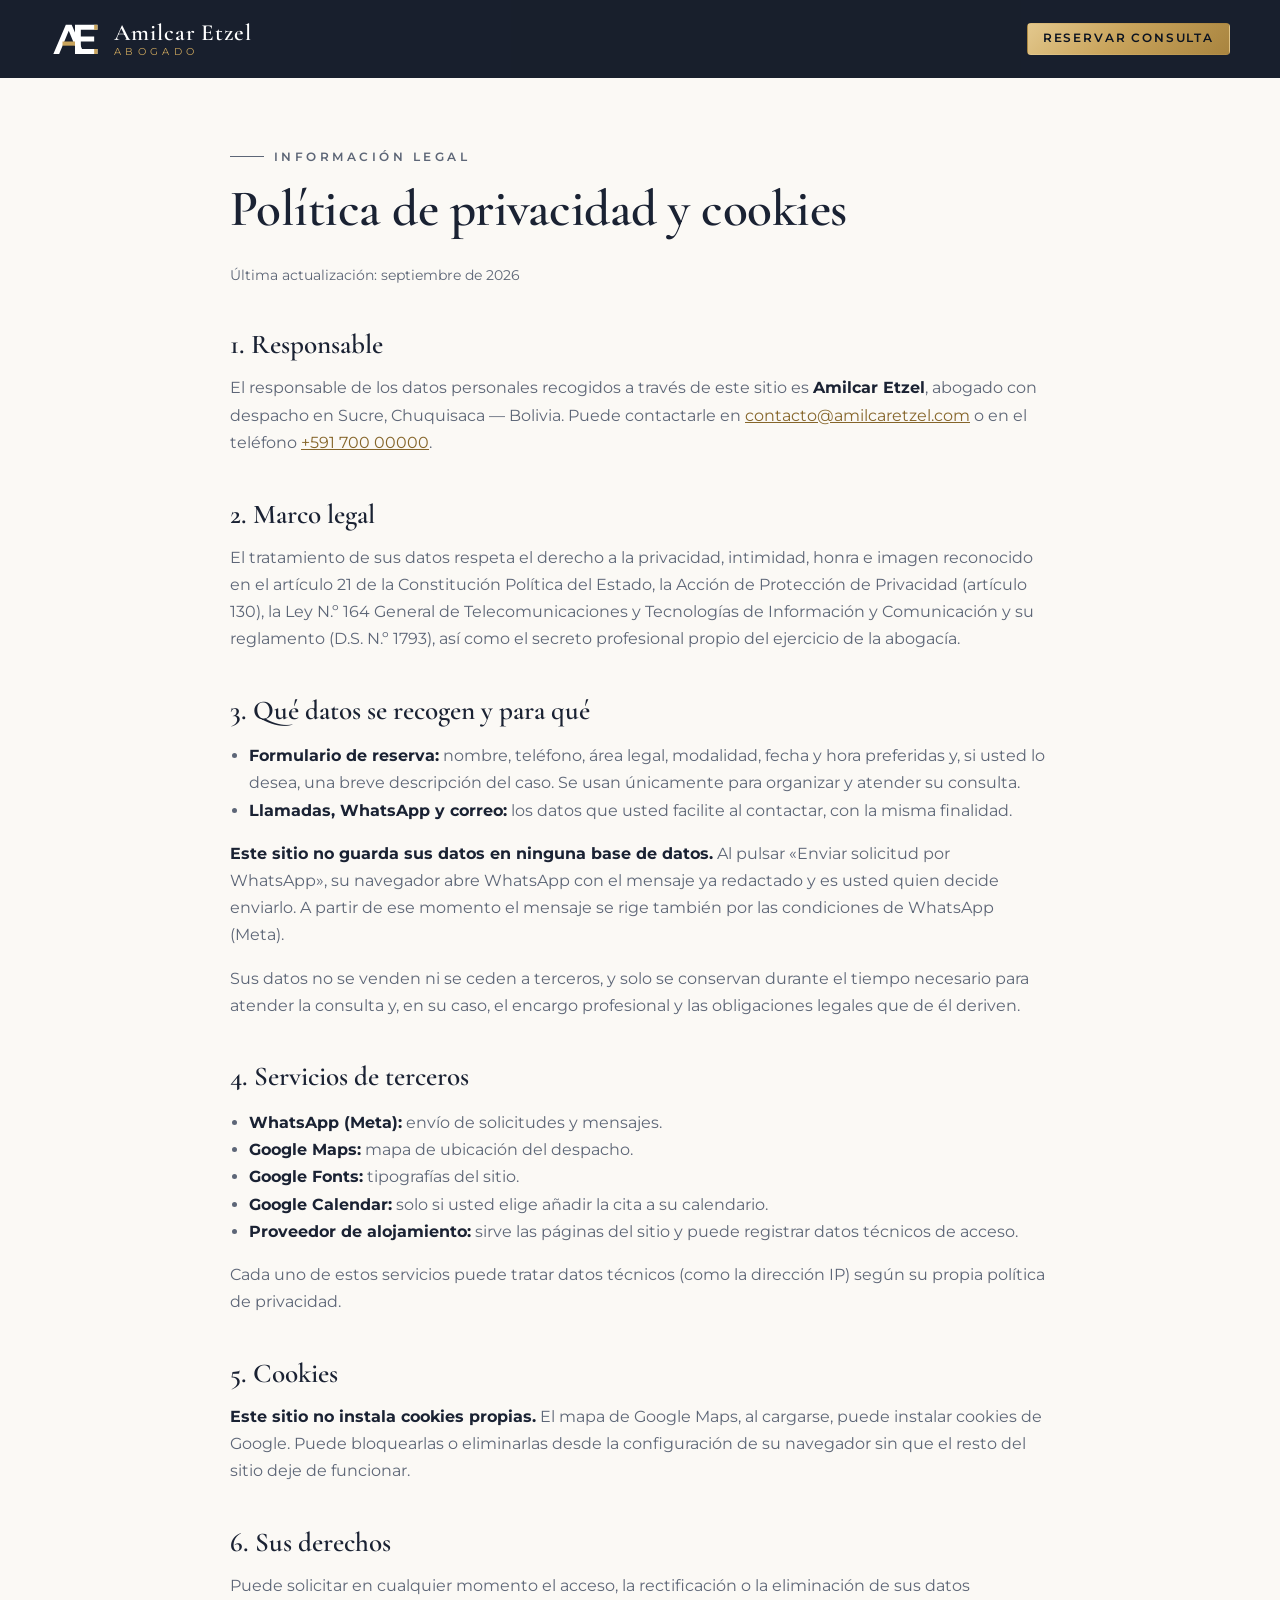
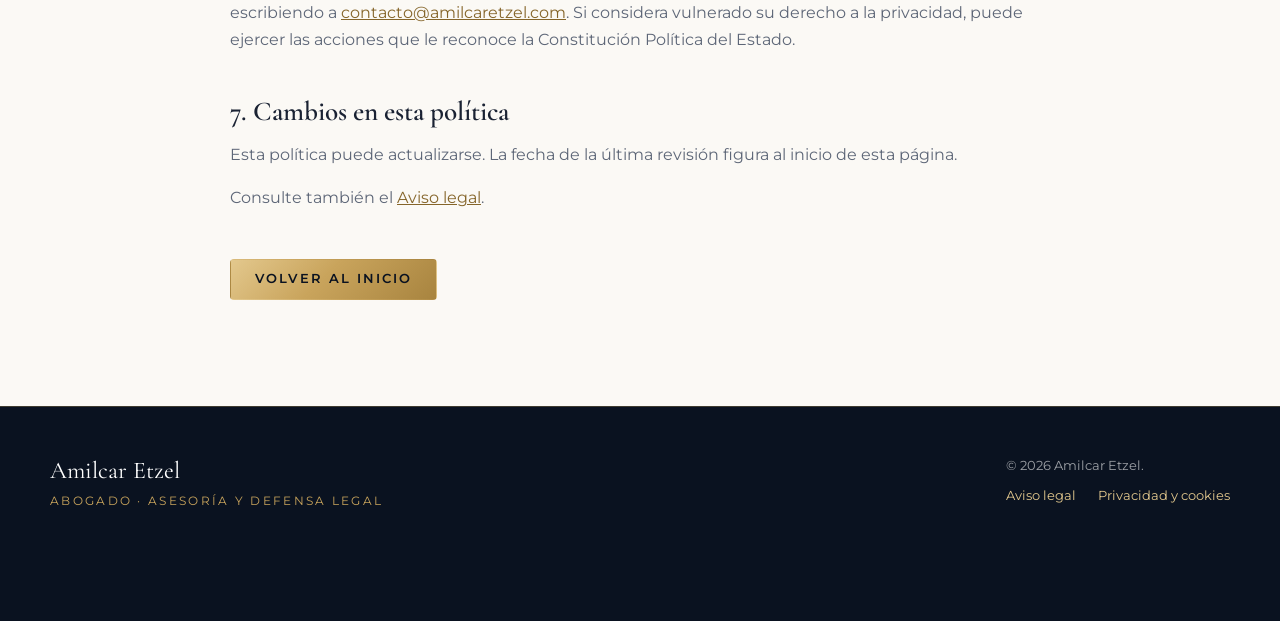
<file: privacidad.html>
<!DOCTYPE html>
<html lang="es">
<head>
  <meta charset="UTF-8" />
  <meta name="viewport" content="width=device-width, initial-scale=1.0" />
  <title>Privacidad y cookies | Amilcar Etzel · Abogado</title>
  <meta name="description" content="Política de privacidad y cookies del sitio web del abogado Amilcar Etzel, Chuquisaca, Bolivia." />
  <link rel="canonical" href="https://ryancloudops.github.io/web-abogado/privacidad.html" />
  <meta name="theme-color" content="#0d1726" />
  <link rel="icon" href="assets/img/favicon.svg" type="image/svg+xml" />
  <link rel="apple-touch-icon" href="assets/img/apple-touch-icon.png" />
  <link rel="preconnect" href="https://fonts.googleapis.com" />
  <link rel="preconnect" href="https://fonts.gstatic.com" crossorigin />
  <link href="https://fonts.googleapis.com/css2?family=Cormorant+Garamond:wght@500;600;700&family=Montserrat:wght@300;400;500;600&display=swap" rel="stylesheet" />
  <link rel="stylesheet" href="styles.css" />
</head>
<body class="page--legal">

  <header class="header" id="header">
    <div class="container header__inner">
      <a href="./" class="brand" aria-label="Amilcar Etzel, inicio">
        <svg class="brand__mark" viewBox="0 0 120 80" aria-hidden="true">
          <path d="M8 76 L38 6 L52 6 L82 76 L68 76 L45 20 L22 76 Z" fill="currentColor"/>
          <rect x="30" y="46" width="30" height="10" fill="var(--gold)"/>
          <path d="M60 6 H114 V18 H74 V34 H106 V46 H74 V64 H114 V76 H60 Z" fill="currentColor"/>
          <rect x="106" y="6" width="8" height="12" fill="var(--gold)"/>
          <rect x="106" y="64" width="8" height="12" fill="var(--gold)"/>
        </svg>
        <span class="brand__text">
          <span class="brand__name">Amilcar Etzel</span>
          <span class="brand__tag">Abogado</span>
        </span>
      </a>
      <a href="./#reservas" class="btn btn--gold btn--sm">Reservar consulta</a>
    </div>
  </header>

  <main class="page">
    <article class="container container--narrow legal">
      <p class="eyebrow">Información legal</p>
      <h1>Política de privacidad y cookies</h1>
      <p class="legal__updated">Última actualización: septiembre de 2026</p>

      <h2>1. Responsable</h2>
      <p>
        El responsable de los datos personales recogidos a través de este sitio es <strong data-legal-name>Amilcar Etzel</strong>,
        abogado con despacho en <span data-address>Chuquisaca, Bolivia</span>. Puede contactarle en
        <a data-mail data-mail-text>—</a> o en el teléfono <a data-tel data-phone-text>—</a>.
      </p>

      <h2>2. Marco legal</h2>
      <p>
        El tratamiento de sus datos respeta el derecho a la privacidad, intimidad, honra e imagen reconocido en el
        artículo 21 de la Constitución Política del Estado, la Acción de Protección de Privacidad (artículo 130), la
        Ley N.º 164 General de Telecomunicaciones y Tecnologías de Información y Comunicación y su reglamento
        (D.S. N.º 1793), así como el secreto profesional propio del ejercicio de la abogacía.
      </p>

      <h2>3. Qué datos se recogen y para qué</h2>
      <ul>
        <li>
          <strong>Formulario de reserva:</strong> nombre, teléfono, área legal, modalidad, fecha y hora preferidas y,
          si usted lo desea, una breve descripción del caso. Se usan únicamente para organizar y atender su consulta.
        </li>
        <li>
          <strong>Llamadas, WhatsApp y correo:</strong> los datos que usted facilite al contactar, con la misma finalidad.
        </li>
      </ul>
      <p>
        <strong>Este sitio no guarda sus datos en ninguna base de datos.</strong> Al pulsar «Enviar solicitud por WhatsApp»,
        su navegador abre WhatsApp con el mensaje ya redactado y es usted quien decide enviarlo. A partir de ese momento
        el mensaje se rige también por las condiciones de WhatsApp (Meta).
      </p>
      <p>
        Sus datos no se venden ni se ceden a terceros, y solo se conservan durante el tiempo necesario para atender la
        consulta y, en su caso, el encargo profesional y las obligaciones legales que de él deriven.
      </p>

      <h2>4. Servicios de terceros</h2>
      <ul>
        <li><strong>WhatsApp (Meta):</strong> envío de solicitudes y mensajes.</li>
        <li><strong>Google Maps:</strong> mapa de ubicación del despacho.</li>
        <li><strong>Google Fonts:</strong> tipografías del sitio.</li>
        <li><strong>Google Calendar:</strong> solo si usted elige añadir la cita a su calendario.</li>
        <li><strong>Proveedor de alojamiento:</strong> sirve las páginas del sitio y puede registrar datos técnicos de acceso.</li>
      </ul>
      <p>Cada uno de estos servicios puede tratar datos técnicos (como la dirección IP) según su propia política de privacidad.</p>

      <h2>5. Cookies</h2>
      <p>
        <strong>Este sitio no instala cookies propias.</strong>
        El mapa de Google Maps, al cargarse, puede instalar cookies de Google. Puede bloquearlas o eliminarlas desde la
        configuración de su navegador sin que el resto del sitio deje de funcionar.
      </p>

      <h2>6. Sus derechos</h2>
      <p>
        Puede solicitar en cualquier momento el acceso, la rectificación o la eliminación de sus datos escribiendo a
        <a data-mail data-mail-text>—</a>. Si considera vulnerado su derecho a la privacidad, puede ejercer las
        acciones que le reconoce la Constitución Política del Estado.
      </p>

      <h2>7. Cambios en esta política</h2>
      <p>Esta política puede actualizarse. La fecha de la última revisión figura al inicio de esta página.</p>

      <p>Consulte también el <a href="aviso-legal.html">Aviso legal</a>.</p>
      <p class="legal__back"><a href="./" class="btn btn--gold">Volver al inicio</a></p>
    </article>
  </main>

  <footer class="footer">
    <div class="container footer__inner">
      <div>
        <p class="footer__brand">Amilcar Etzel</p>
        <p class="footer__tag">Abogado · Asesoría y Defensa Legal</p>
      </div>
      <div class="footer__legal">
        <p>© <span id="year"></span> Amilcar Etzel.</p>
        <nav class="footer__links" aria-label="Información legal">
          <a href="aviso-legal.html">Aviso legal</a>
          <a href="privacidad.html">Privacidad y cookies</a>
        </nav>
      </div>
    </div>
  </footer>

  <script src="config.js"></script>
  <script src="script.js"></script>
</body>
</html>
</file>
<file: styles.css>
/* ================= Tokens ================= */
:root {
  --navy-900: #0a1220;
  --navy-800: #0d1726;
  --navy-700: #14223a;
  --navy-600: #1d2f4d;
  --gold: #c9a45c;
  --gold-light: #e3c88d;
  --gold-dark: #a8843f;
  --gold-text: #85652a; /* dorado legible sobre fondos claros (contraste AA) */
  --ivory: #f6f2ea;
  --paper: #fbf9f5;
  --ink: #1a2233;
  --muted: #5d6677;
  --line: rgba(201, 164, 92, .28);
  --serif: "Cormorant Garamond", Georgia, serif;
  --sans: "Montserrat", system-ui, sans-serif;
  --radius: 4px;
  --shadow: 0 20px 50px -20px rgba(10, 18, 32, .35);
  --header-h: 78px;
}

*, *::before, *::after { box-sizing: border-box; }
html { scroll-behavior: smooth; scroll-padding-top: var(--header-h); }
body {
  margin: 0;
  font-family: var(--sans);
  font-size: 16px;
  line-height: 1.7;
  color: var(--ink);
  background: var(--paper);
  -webkit-font-smoothing: antialiased;
}
body.no-scroll { overflow: hidden; }
img { max-width: 100%; display: block; }
a { color: inherit; text-decoration: none; }
h1, h2, h3 { font-family: var(--serif); font-weight: 600; line-height: 1.12; margin: 0 0 .5em; }
h1 { font-size: clamp(2.5rem, 5.4vw, 4.4rem); letter-spacing: -.01em; }
h2 { font-size: clamp(2rem, 3.8vw, 3rem); }
h3 { font-size: 1.5rem; }
p { margin: 0 0 1em; }
svg { fill: currentColor; }

.container { width: min(1180px, 100% - 40px); margin-inline: auto; }
.container--narrow { width: min(820px, 100% - 40px); }

.eyebrow {
  font-size: .78rem;
  letter-spacing: .28em;
  text-transform: uppercase;
  color: var(--gold-text);
  font-weight: 600;
  display: inline-flex;
  align-items: center;
  gap: .8em;
  margin-bottom: 1.1em;
}
.eyebrow::before { content: ""; width: 34px; height: 1px; background: currentColor; }

/* ================= Buttons ================= */
.btn {
  display: inline-flex; align-items: center; justify-content: center; gap: .6em;
  padding: 1em 1.9em;
  font: 600 .8rem/1 var(--sans);
  letter-spacing: .16em; text-transform: uppercase;
  border: 1px solid transparent; border-radius: var(--radius);
  cursor: pointer; transition: .25s ease;
}
.btn svg { width: 18px; height: 18px; }
.btn--gold { background: linear-gradient(135deg, var(--gold-light), var(--gold) 45%, var(--gold-dark)); color: var(--navy-900); }
.btn--gold:hover { transform: translateY(-2px); box-shadow: 0 12px 30px -10px rgba(201,164,92,.7); }
.btn--ghost { border-color: var(--gold); color: var(--gold-light); background: transparent; }
.btn--ghost:hover { background: rgba(201,164,92,.12); }
.btn--sm { padding: .8em 1.3em; font-size: .72rem; }
.btn--block { width: 100%; }

/* ================= Header ================= */
.header {
  position: fixed; inset: 0 0 auto; z-index: 50;
  height: var(--header-h);
  color: #fff;
  transition: background .3s, box-shadow .3s, height .3s;
}
.header--scrolled { background: rgba(10, 18, 32, .94); backdrop-filter: blur(10px); box-shadow: 0 1px 0 var(--line); }
.header__inner { height: 100%; display: flex; align-items: center; gap: 28px; }
.brand { display: flex; align-items: center; gap: 14px; margin-right: auto; }
.brand__mark { width: 50px; height: 34px; color: #fff; }
.brand__text { display: flex; flex-direction: column; line-height: 1.1; }
.brand__name { font-family: var(--serif); font-size: 1.45rem; font-weight: 600; letter-spacing: .04em; }
.brand__tag { font-size: .64rem; letter-spacing: .42em; text-transform: uppercase; color: var(--gold); }

.nav { display: flex; align-items: center; gap: 26px; }
.nav a:not(.btn) { font-size: .8rem; font-weight: 500; letter-spacing: .08em; text-transform: uppercase; opacity: .85; position: relative; }
.nav a:not(.btn)::after { content: ""; position: absolute; left: 0; bottom: -6px; width: 0; height: 1px; background: var(--gold); transition: width .25s; }
.nav a:not(.btn):hover { opacity: 1; }
.nav a:not(.btn):hover::after { width: 100%; }

.header__call { display: none; align-items: center; gap: 8px; color: var(--gold-light); font-weight: 600; font-size: .85rem; }
.header__call svg { width: 18px; height: 18px; }

.nav-toggle { display: none; background: none; border: 0; width: 44px; height: 44px; cursor: pointer; padding: 10px; }
.nav-toggle span { display: block; height: 2px; background: #fff; margin: 5px 0; transition: .3s; }
.nav-toggle[aria-expanded="true"] span:nth-child(1) { transform: translateY(7px) rotate(45deg); }
.nav-toggle[aria-expanded="true"] span:nth-child(2) { opacity: 0; }
.nav-toggle[aria-expanded="true"] span:nth-child(3) { transform: translateY(-7px) rotate(-45deg); }

/* ================= Hero ================= */
.hero {
  position: relative; overflow: hidden;
  min-height: 100vh; min-height: 100svh;
  display: flex; align-items: center;
  padding: calc(var(--header-h) + 40px) 0 80px;
  background: var(--navy-900); color: #fff;
}
.hero__bg {
  position: absolute; inset: 0;
  background:
    radial-gradient(ellipse at 75% 40%, rgba(201,164,92,.18), transparent 55%),
    linear-gradient(100deg, var(--navy-900) 35%, rgba(10,18,32,.8) 60%, rgba(10,18,32,.55)),
    url("assets/img/justicia-escritorio.webp") right center / cover no-repeat;
}
.hero__bg::after {
  content: ""; position: absolute; inset: 0;
  background: linear-gradient(to top, var(--navy-900), transparent 30%);
}
.hero__inner { position: relative; display: grid; grid-template-columns: 1.15fr .85fr; gap: 60px; align-items: center; }
.hero h1 em { font-style: italic; color: var(--gold-light); }
.hero .eyebrow { color: var(--gold); }
.hero__lead { font-size: 1.08rem; color: rgba(255,255,255,.78); max-width: 560px; margin-bottom: 2.2em; }
.hero__actions { display: flex; flex-wrap: wrap; gap: 14px; margin-bottom: 44px; }
.hero__badges { list-style: none; padding: 26px 0 0; margin: 0; display: flex; flex-wrap: wrap; gap: 14px 30px; border-top: 1px solid var(--line); font-size: .85rem; color: rgba(255,255,255,.75); }
.hero__badges span { color: var(--gold); margin-right: 6px; }

.hero__photo { position: relative; justify-self: end; width: min(430px, 100%); }
.hero__frame { position: relative; }
.hero__frame::before {
  content: ""; position: absolute; inset: -18px 18px 18px -18px;
  border: 1px solid var(--gold); z-index: 0;
}
.hero__frame img {
  position: relative; z-index: 1;
  aspect-ratio: 4 / 5; object-fit: cover; object-position: center 20%;
  width: 100%; box-shadow: var(--shadow);
  filter: saturate(.9) contrast(1.03);
}
.hero__card {
  position: absolute; z-index: 2; left: -40px; bottom: 34px;
  background: rgba(13, 23, 38, .92); backdrop-filter: blur(6px);
  border-left: 3px solid var(--gold);
  padding: 16px 22px; display: flex; flex-direction: column;
  box-shadow: var(--shadow);
}
.hero__card strong { font-family: var(--serif); font-size: 1.35rem; font-weight: 600; }
.hero__card span { font-size: .75rem; letter-spacing: .1em; color: var(--gold-light); text-transform: uppercase; }

/* ================= Sections ================= */
.section { padding: clamp(80px, 11vw, 130px) 0; position: relative; }
.section--dark { background: var(--navy-800); color: #fff; }
.section--dark .eyebrow { color: var(--gold); }
.section--ivory { background: var(--ivory); }
.section__head { text-align: center; max-width: 640px; margin: 0 auto 60px; }
.section__head p:not(.eyebrow) { color: var(--muted); }

/* Áreas */
.areas { display: grid; grid-template-columns: repeat(3, 1fr); gap: 1px; background: #e4ddcf; border: 1px solid #e4ddcf; }
.area { background: var(--paper); padding: 44px 36px; transition: background .3s, transform .3s; position: relative; }
.area::before { content: ""; position: absolute; left: 0; top: 0; height: 3px; width: 0; background: var(--gold); transition: width .35s; }
.area:hover::before { width: 100%; }
.area:hover { background: #fff; }
.area__icon { width: 54px; height: 54px; color: var(--gold-dark); margin-bottom: 22px; }
.area__icon svg { width: 100%; height: 100%; }
.area p { color: var(--muted); font-size: .94rem; margin: 0; }
.area--featured { background: var(--navy-700); color: #fff; }
.area--featured:hover { background: var(--navy-600); }
.area--featured .area__icon { color: var(--gold); }
.area--featured p { color: rgba(255,255,255,.72); }
.area__link { display: inline-block; margin-top: 18px; font-size: .78rem; font-weight: 600; letter-spacing: .12em; text-transform: uppercase; color: var(--gold-light); }

/* Constitucional */
.constitucional { overflow: hidden; }
.constitucional__bg {
  position: absolute; inset: 0;
  background: linear-gradient(90deg, var(--navy-800) 30%, rgba(13,23,38,.88)), url("assets/img/justicia-escritorio.webp") center / cover;
  opacity: .9;
}
.constitucional__inner { position: relative; display: grid; grid-template-columns: .9fr 1.1fr; gap: 70px; align-items: start; }
.constitucional__copy p:not(.eyebrow) { color: rgba(255,255,255,.78); margin-bottom: 2em; }
.acciones { list-style: none; margin: 0; padding: 0; display: grid; grid-template-columns: 1fr 1fr; gap: 18px; }
.acciones li {
  padding: 24px 24px 22px; border: 1px solid var(--line);
  background: rgba(10,18,32,.55); backdrop-filter: blur(4px);
  transition: border-color .3s, transform .3s;
}
.acciones li:hover { border-color: var(--gold); transform: translateY(-3px); }
.acciones strong { display: block; font-family: var(--serif); font-size: 1.3rem; color: var(--gold-light); margin-bottom: 6px; line-height: 1.2; }
.acciones span { font-size: .88rem; color: rgba(255,255,255,.72); line-height: 1.6; }

/* Sobre mí */
.about { display: grid; grid-template-columns: .85fr 1.15fr; gap: 80px; align-items: center; }
.about__card {
  position: relative; background: var(--navy-800); color: #fff;
  padding: 48px 44px; box-shadow: var(--shadow); border-top: 3px solid var(--gold);
}
.about__card::after { content: ""; position: absolute; inset: 24px -24px -24px 24px; border: 1px solid var(--gold); z-index: -1; }
.about__mark { width: 72px; height: 48px; color: #fff; margin-bottom: 28px; }
.about__quote { margin: 0 0 32px; font-family: var(--serif); font-size: 1.75rem; font-style: italic; line-height: 1.3; color: var(--gold-light); }
.about__facts { list-style: none; margin: 0; padding: 0; }
.about__facts li { display: flex; flex-direction: column; padding: 14px 0; border-top: 1px solid var(--line); }
.about__facts span { font-size: .7rem; letter-spacing: .2em; text-transform: uppercase; color: var(--gold); }
.about__facts strong { font-weight: 500; font-size: .98rem; }
.about__role { color: var(--gold-text); font-weight: 600; font-size: .85rem; letter-spacing: .1em; text-transform: uppercase; margin-top: -.4em; }
.about__copy > p:not(.eyebrow):not(.about__role) { color: var(--muted); }
.values { list-style: none; padding: 0; margin: 34px 0 0; display: grid; grid-template-columns: repeat(3, 1fr); gap: 20px; }
.values li { border-top: 2px solid var(--gold); padding-top: 14px; }
.values strong { font-family: var(--serif); font-size: 1.3rem; display: block; }
.values span { font-size: .86rem; color: var(--muted); line-height: 1.5; display: block; }

/* Proceso */
.steps { list-style: none; margin: 0; padding: 0; display: grid; grid-template-columns: repeat(4, 1fr); gap: 30px; counter-reset: s; }
.steps li { position: relative; padding-top: 10px; }
.steps__n { font-family: var(--serif); font-size: 3.4rem; color: var(--gold); line-height: 1; display: block; margin-bottom: 12px; }
.steps li:not(:last-child)::after { content: ""; position: absolute; top: 38px; left: 90px; right: -15px; height: 1px; background: var(--line); }
.steps p { color: var(--muted); font-size: .94rem; }

/* Reservas */
.booking { display: grid; grid-template-columns: .8fr 1.2fr; gap: 70px; align-items: start; }
.booking__intro p:not(.eyebrow) { color: rgba(255,255,255,.75); }
.booking__info { list-style: none; padding: 0; margin: 30px 0 0; }
.booking__info li { display: flex; flex-direction: column; padding: 14px 0; border-bottom: 1px solid var(--line); }
.booking__info span { font-size: .72rem; letter-spacing: .2em; text-transform: uppercase; color: var(--gold); }
.booking__info strong { font-weight: 500; }
.booking__form {
  display: grid; grid-template-columns: 1fr 1fr; gap: 20px;
  background: var(--navy-700); padding: 40px; border: 1px solid var(--line);
  box-shadow: 0 30px 60px -30px rgba(0,0,0,.6);
}
.field { display: flex; flex-direction: column; gap: 8px; }
.field--full, .booking__form .btn, .form__error, .booking__done { grid-column: 1 / -1; }
.field label { font-size: .72rem; letter-spacing: .14em; text-transform: uppercase; color: var(--gold-light); font-weight: 600; }
.field small { text-transform: none; letter-spacing: 0; color: rgba(255,255,255,.5); font-weight: 400; }
.field input, .field select, .field textarea {
  font: 400 .95rem var(--sans); color: #fff;
  background: rgba(10,18,32,.6); border: 1px solid rgba(255,255,255,.14);
  padding: 13px 14px; border-radius: var(--radius); outline: none;
  transition: border-color .2s, box-shadow .2s; color-scheme: dark;
}
.field textarea { resize: vertical; }
.field input:focus, .field select:focus, .field textarea:focus { border-color: var(--gold); box-shadow: 0 0 0 3px rgba(201,164,92,.18); }
.form__error { color: #ffb4a8; font-size: .88rem; margin: 0; }
.booking__done { text-align: center; font-size: .92rem; color: rgba(255,255,255,.85); }
.booking__done a:not(.btn) { color: var(--gold-light); text-decoration: underline; }
.booking__done .btn { margin-top: 6px; }
.form__note { grid-column: 1 / -1; margin: -6px 0 0; font-size: .8rem; color: rgba(255,255,255,.6); text-align: center; }
.form__note a { color: var(--gold-light); text-decoration: underline; }

/* FAQ */
.faq details { border-bottom: 1px solid #e4ddcf; }
.faq summary {
  cursor: pointer; list-style: none; padding: 24px 40px 24px 0; position: relative;
  font-family: var(--serif); font-size: 1.35rem; font-weight: 600;
}
.faq summary::-webkit-details-marker { display: none; }
.faq summary::after { content: "+"; position: absolute; right: 4px; top: 50%; transform: translateY(-50%); font-family: var(--sans); font-weight: 300; font-size: 1.8rem; color: var(--gold-dark); transition: transform .25s; }
.faq details[open] summary::after { transform: translateY(-50%) rotate(45deg); }
.faq details p { color: var(--muted); padding-bottom: 20px; margin: 0; }

/* Contacto */
.contact { display: grid; grid-template-columns: 1fr 1.2fr; gap: 60px; align-items: stretch; }
.contact__list { list-style: none; padding: 0; margin: 10px 0 0; }
.contact__list li { display: flex; align-items: center; gap: 18px; padding: 18px 0; border-bottom: 1px solid #e4ddcf; }
.contact__ico { flex: none; width: 48px; height: 48px; border-radius: 50%; border: 1px solid var(--gold); display: grid; place-items: center; color: var(--gold-dark); }
.contact__ico svg { width: 20px; height: 20px; }
.contact__list small { display: block; font-size: .7rem; letter-spacing: .2em; text-transform: uppercase; color: var(--muted); }
.contact__list a, .contact__list span:not(.contact__ico) { font-weight: 500; font-size: 1.02rem; word-break: break-word; }
.contact__list a:hover { color: var(--gold-text); }
.contact__map { min-height: 380px; border: 1px solid #e4ddcf; box-shadow: var(--shadow); }
.contact__map iframe { width: 100%; height: 100%; min-height: 380px; border: 0; display: block; filter: grayscale(.35); }

/* Footer */
.footer { background: var(--navy-900); color: rgba(255,255,255,.6); padding: 44px 0 110px; border-top: 1px solid var(--line); }
.footer__inner { display: flex; justify-content: space-between; align-items: center; gap: 30px; flex-wrap: wrap; }
.footer__brand { font-family: var(--serif); font-size: 1.5rem; color: #fff; margin: 0; }
.footer__tag { font-size: .72rem; letter-spacing: .2em; text-transform: uppercase; color: var(--gold); margin: 0; }
.footer__legal { font-size: .8rem; max-width: 520px; }
.footer__legal p { margin: 0 0 .6em; }
.footer__links { display: flex; flex-wrap: wrap; gap: 6px 22px; }
.footer__links a { color: var(--gold-light); }
.footer__links a:hover { text-decoration: underline; }

/* Páginas legales y 404 */
.page { padding: calc(var(--header-h) + 60px) 0 90px; }
.page--legal .header, .page--404 .header { background: rgba(10, 18, 32, .94); }
.legal h1 { font-size: clamp(2.2rem, 4.5vw, 3.2rem); }
.legal h2 { font-size: 1.7rem; margin-top: 1.6em; }
.legal p, .legal li { color: var(--muted); }
.legal ul { padding-left: 1.2em; }
.legal strong { color: var(--ink); }
.legal a:not(.btn) { color: var(--gold-text); text-decoration: underline; }
.legal__updated { font-size: .85rem; }
.legal__back { margin-top: 3em; }
.notfound { min-height: 100vh; min-height: 100svh; display: grid; place-items: center; text-align: center; background: var(--navy-900); color: #fff; padding: 120px 0 60px; }
.notfound__code { font-family: var(--serif); font-size: clamp(5rem, 16vw, 9rem); line-height: 1; color: var(--gold); margin: 0; }
.notfound p { color: rgba(255,255,255,.75); }
.notfound .btn { margin-top: 1.4em; }

/* Botones flotantes */
.fab { position: fixed; right: 20px; bottom: 20px; z-index: 60; display: flex; flex-direction: column; gap: 12px; }
.fab__btn { width: 58px; height: 58px; border-radius: 50%; display: grid; place-items: center; box-shadow: 0 10px 25px -8px rgba(0,0,0,.45); transition: transform .2s; }
.fab__btn:hover { transform: scale(1.08); }
.fab__btn svg { width: 28px; height: 28px; }
.fab__btn--wa { background: #25d366; color: #fff; }
.fab__btn--call { background: var(--gold); color: var(--navy-900); }

/* Reveal */
.reveal { opacity: 0; transform: translateY(26px); transition: opacity .8s ease, transform .8s ease; }
.reveal.is-visible { opacity: 1; transform: none; }
@media (prefers-reduced-motion: reduce) {
  html { scroll-behavior: auto; }
  .reveal { opacity: 1; transform: none; transition: none; }
}

/* ================= Responsive ================= */
@media (max-width: 1080px) {
  .nav { gap: 18px; }
  .areas { grid-template-columns: repeat(2, 1fr); }
  .acciones { grid-template-columns: 1fr; }
  .steps { grid-template-columns: repeat(2, 1fr); }
  .steps li::after { display: none; }
}

@media (max-width: 900px) {
  :root { --header-h: 68px; }
  .header { background: rgba(10,18,32,.94); }
  .nav-toggle { display: block; }
  .header__call { display: inline-flex; }
  .header__call span { display: none; }
  .nav {
    position: fixed; inset: var(--header-h) 0 0; background: var(--navy-900);
    flex-direction: column; justify-content: center; gap: 30px;
    transform: translateX(100%); transition: transform .35s ease;
  }
  .nav--open { transform: none; }
  .nav a:not(.btn) { font-size: 1rem; }

  .hero__inner, .constitucional__inner, .about, .booking, .contact { grid-template-columns: 1fr; gap: 50px; }
  .hero { text-align: left; }
  .hero__photo { justify-self: center; order: -1; width: min(340px, 85%); }
  .hero__card { left: -16px; }
  .about__card { margin-right: 24px; }
}

@media (max-width: 600px) {
  .container { width: calc(100% - 32px); }
  .brand__name { font-size: 1.2rem; }
  .brand__mark { width: 40px; height: 28px; }
  .areas, .steps, .values { grid-template-columns: 1fr; }
  .area { padding: 34px 26px; }
  .booking__form { grid-template-columns: 1fr; padding: 26px 20px; }
  .hero__actions .btn { flex: 1 1 100%; }
  .fab__btn { width: 52px; height: 52px; }
  .page--legal .header .btn, .page--404 .header .btn { display: none; }
  .about__card { padding: 36px 26px; }
  .about__quote { font-size: 1.5rem; }
}
</file>
